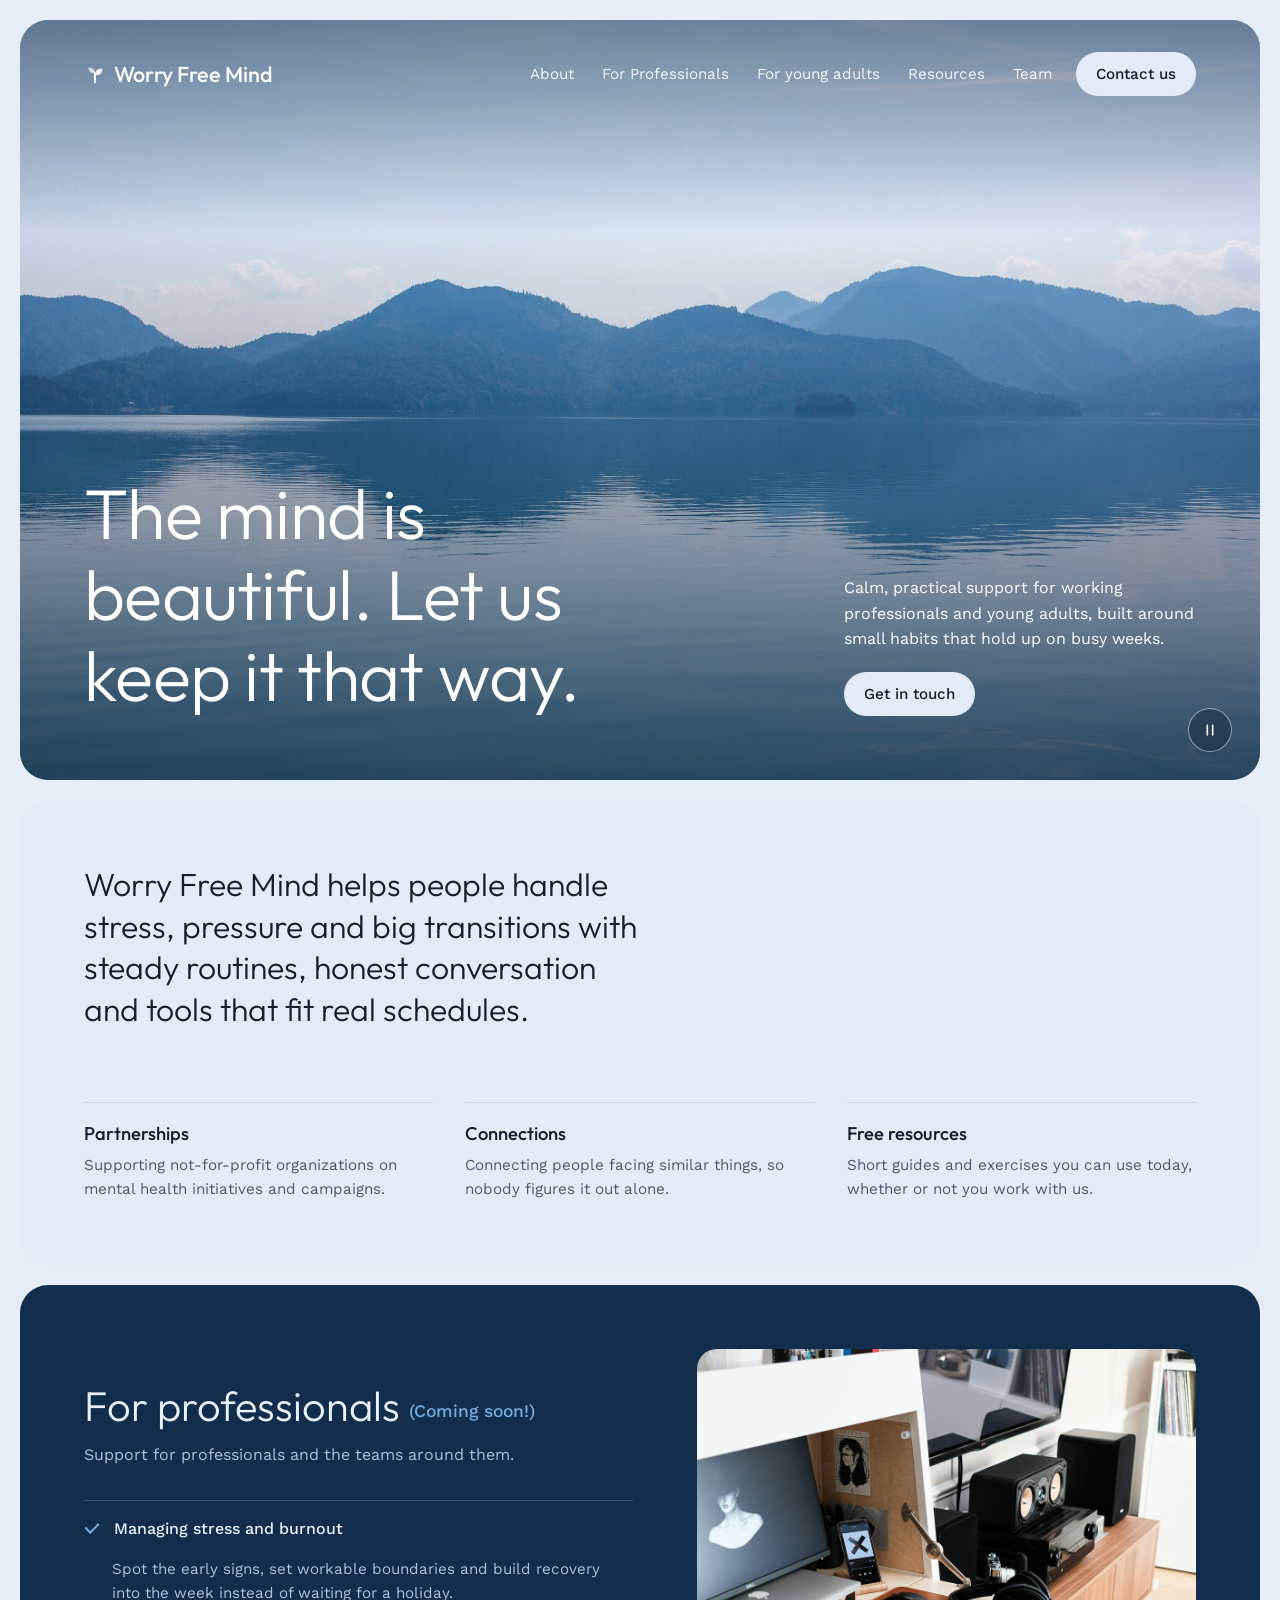
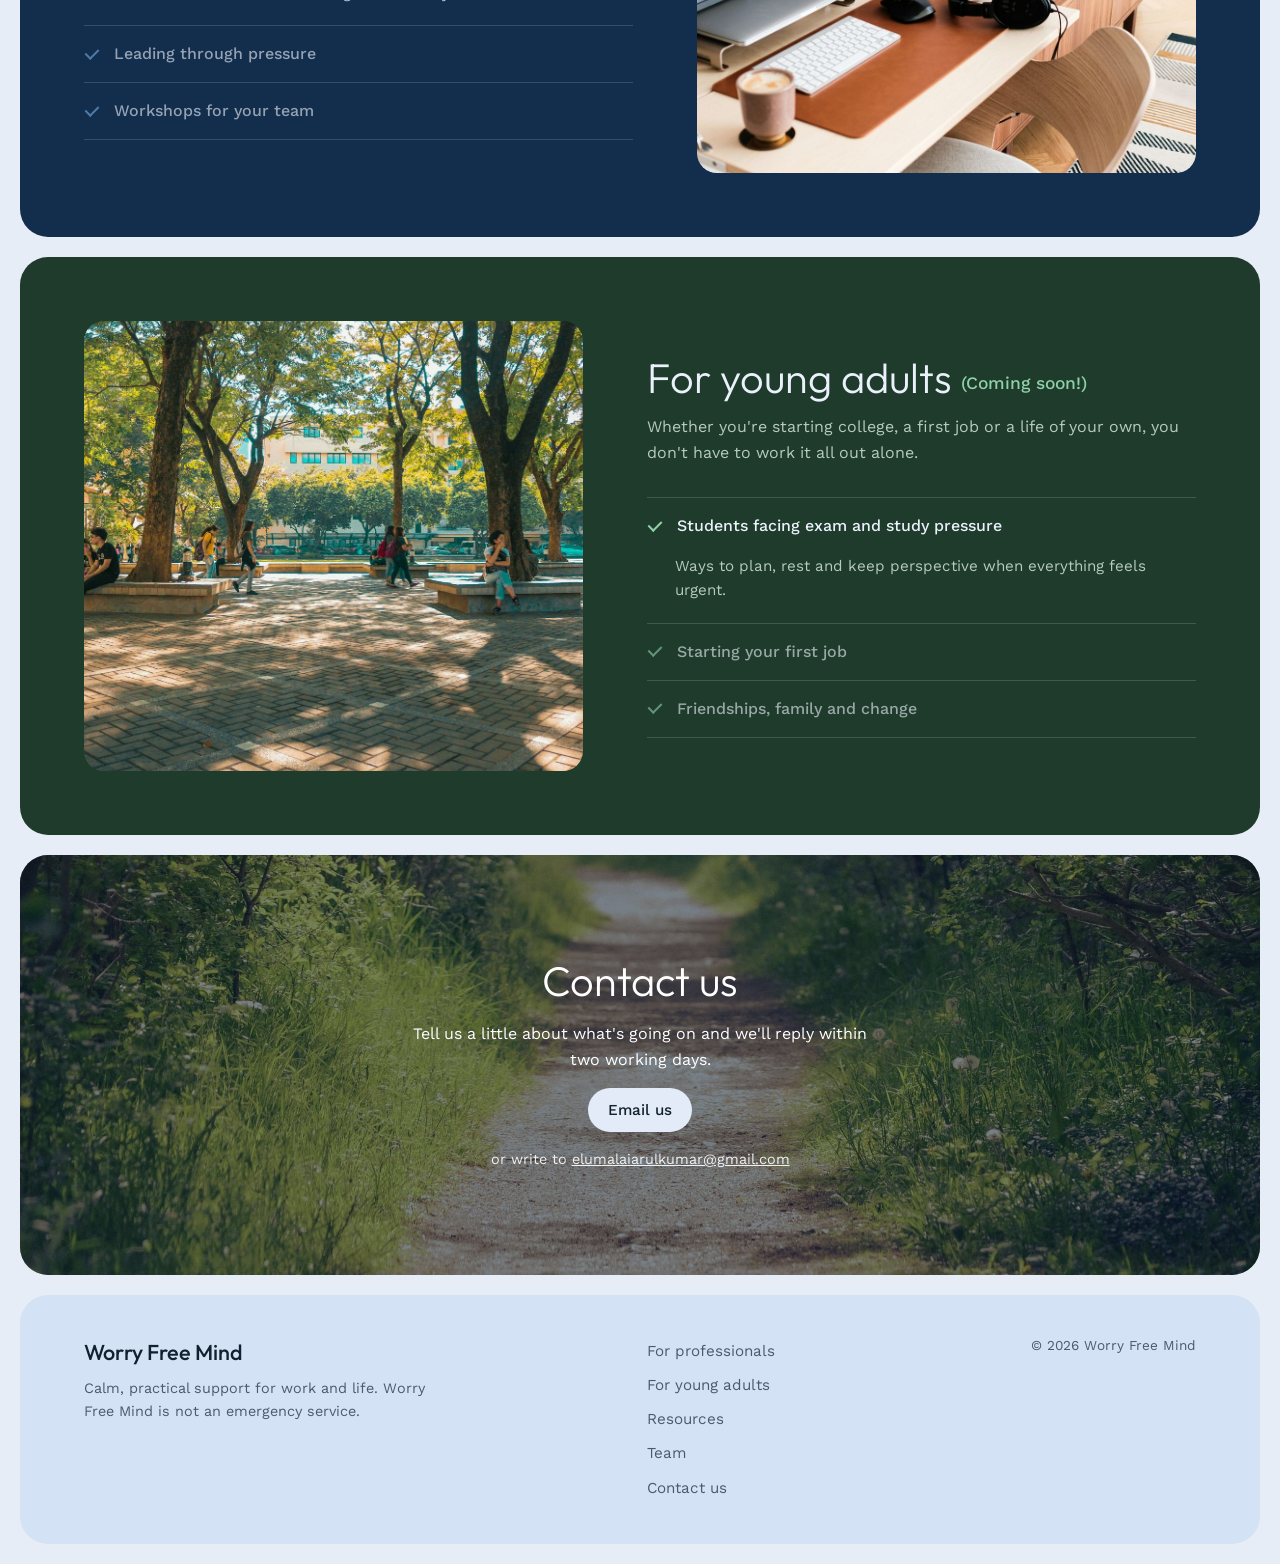
<file: index.html>
<!DOCTYPE html>
<!-- index.html is the page a browser loads first. It holds the CONTENT (structure). -->
<!-- DRAFT COPY: all wording below is a first draft for you to review and edit. -->
<html lang="en">
<head>
  <meta charset="UTF-8">
  <!-- Makes the page scale properly on phones -->
  <meta name="viewport" content="width=device-width, initial-scale=1.0">
  <title>Worry Free Mind: wellbeing for work and life</title>
  <meta name="description" content="WFM offers calm, practical support for working professionals and young adults.">
  <!-- Fonts from Google Fonts: Outfit for headings, Work Sans for text -->
  <link rel="preconnect" href="https://fonts.googleapis.com">
  <link rel="preconnect" href="https://fonts.gstatic.com" crossorigin>
  <link rel="stylesheet" href="https://fonts.googleapis.com/css2?family=Outfit:wght@300;400;500&family=Work+Sans:wght@400;500&display=swap">
  <!-- Link the stylesheet (how things LOOK) -->
  <link rel="stylesheet" href="style.css">
</head>
<body>
  <a class="skip-link" href="#main">Skip to content</a>

  <!-- HERO: big photo panel with the navigation inside it -->
  <header class="panel hero" id="top">
    <!-- PHOTOS: a slideshow of hero.jpg, hero2.jpg and hero3.jpg (see script.js).
         To add a photo, copy one hero-slide line and change the file name and description. -->
    <div class="photo photo-hero">
      <div class="hero-slide is-active" style="background-image: url('hero.jpg')" role="img" aria-label="A calm lake below blue mountains"></div>
      <div class="hero-slide hero-slide-bright" style="background-image: url('hero2.jpg')" role="img" aria-label="Tall grasses glowing in warm sunlight" aria-hidden="true"></div>
      <div class="hero-slide" style="background-image: url('hero3.jpg')" role="img" aria-label="A quiet river under green trees" aria-hidden="true"></div>
    </div>
    <button class="slideshow-toggle" type="button" aria-pressed="false" hidden>
      <svg class="icon-pause" viewBox="0 0 24 24" width="16" height="16" aria-hidden="true"><path d="M8 5v14M16 5v14" stroke="currentColor" stroke-width="2.5" stroke-linecap="round"/></svg>
      <svg class="icon-play" viewBox="0 0 24 24" width="16" height="16" aria-hidden="true"><path d="M8 5l11 7-11 7z" fill="currentColor"/></svg>
      <span class="slideshow-label">Pause slideshow</span>
    </button>

    <nav class="nav" aria-label="Main">
      <a class="logo" href="#top" aria-label="Worry Free Mind home">
        <svg viewBox="0 0 24 24" width="22" height="22" aria-hidden="true">
          <path d="M12 21V11" stroke="currentColor" stroke-width="2" stroke-linecap="round" fill="none"/>
          <path d="M12 13c0-4 3-7 8-7 0 5-3 8-8 7z" fill="currentColor"/>
          <path d="M12 11C12 7.5 9.5 5 5 5c0 4.5 2.5 6.5 7 6z" fill="currentColor" opacity=".7"/>
        </svg>
        Worry Free Mind
      </a>
      <button class="menu-toggle" aria-expanded="false" aria-controls="nav-links">Menu</button>
      <ul class="nav-links" id="nav-links">
        <li><a href="#about">About</a></li>
        <li><a href="#work">For Professionals</a></li>
        <li><a href="#young-adults">For young adults</a></li>
        <li><a href="resources.html">Resources</a></li>
        <li><a href="team.html">Team</a></li>
        <li><a class="btn btn-light" href="#contact">Contact us</a></li>
      </ul>
    </nav>

    <div class="hero-content">
      <h1>The mind is beautiful. Let us keep it that way.</h1>
      <div class="hero-side">
        <p>Calm, practical support for working professionals and young adults, built around small habits that hold up on busy weeks.</p>
        <a class="btn btn-light" href="#contact">Get in touch</a>
      </div>
    </div>
  </header>

  <main id="main">
    <!-- ABOUT: pale sage panel -->
    <section class="panel panel-mist" id="about" aria-labelledby="about-title">
      <h2 class="lead" id="about-title">Worry Free Mind helps people handle stress, pressure and big transitions with steady routines, honest conversation and tools that fit real schedules.</h2>
      <ul class="pillars">
        <li>
          <h3>Partnerships</h3>
          <p>Supporting not-for-profit organizations on mental health initiatives and campaigns.</p>
        </li>
        <li>
          <h3>Connections</h3>
          <p>Connecting people facing similar things, so nobody figures it out alone.</p>
        </li>
        <li>
          <h3>Free resources</h3>
          <p>Short guides and exercises you can use today, whether or not you work with us.</p>
        </li>
      </ul>
    </section>

    <!-- FOR WORK: dark forest panel, checklist + photo -->
    <section class="panel panel-navy split" id="work" aria-labelledby="work-title">
      <div>
        <h2 id="work-title">For professionals <span class="coming-soon">(Coming soon!)</span></h2>
        <p class="section-intro">Support for professionals and the teams around them.</p>
        <div class="checklist">
          <details open>
            <summary>Managing stress and burnout</summary>
            <p>Spot the early signs, set workable boundaries and build recovery into the week instead of waiting for a holiday.</p>
          </details>
          <details>
            <summary>Leading through pressure</summary>
            <p>For managers carrying their team's stress as well as their own: how to stay steady and keep people talking.</p>
          </details>
          <details>
            <summary>Workshops for your team</summary>
            <p>Practical sessions on focus, rest and difficult conversations, run in person or online.</p>
          </details>
        </div>
      </div>
      <figure class="photo-wrap">
        <!-- PHOTO: work.jpg -->
        <div class="photo photo-work" role="img" aria-label="A tidy home office desk with a laptop and headphones"></div>
      </figure>
    </section>

    <!-- FOR YOUNG ADULTS: white panel, photo left + checklist right -->
    <section class="panel panel-green split split-reverse" id="young-adults" aria-labelledby="ya-title">
      <figure class="photo-wrap">
        <!-- PHOTO: young.jpg -->
        <div class="photo photo-young" role="img" aria-label="Young people relaxing in a shady campus square"></div>
      </figure>
      <div>
        <h2 id="ya-title">For young adults <span class="coming-soon">(Coming soon!)</span></h2>
        <p class="section-intro">Whether you're starting college, a first job or a life of your own, you don't have to work it all out alone.</p>
        <div class="checklist">
          <details open>
            <summary>Students facing exam and study pressure</summary>
            <p>Ways to plan, rest and keep perspective when everything feels urgent.</p>
          </details>
          <details>
            <summary>Starting your first job</summary>
            <p>Settling in, asking for help and building habits that protect your energy.</p>
          </details>
          <details>
            <summary>Friendships, family and change</summary>
            <p>Space to talk through moves, breakups, homesickness and the in-between moments.</p>
          </details>
        </div>
      </div>
    </section>

    <!-- CONTACT: photo panel with an email button -->
    <section class="panel cta" id="contact" aria-labelledby="contact-title">
      <!-- PHOTO: contact.jpg -->
      <div class="photo photo-cta" role="img" aria-label="A sunlit path through green woodland"></div>
      <div class="cta-content">
        <h2 id="contact-title">Contact us</h2>
        <p>Tell us a little about what's going on and we'll reply within two working days.</p>
        <!-- EMAIL: the contact address appears twice below -->
        <a class="btn btn-light" href="mailto:elumalaiarulkumar@gmail.com?subject=Hello%20Worry%20Free%20Mind">Email us</a>
        <p class="cta-note">or write to <a href="mailto:elumalaiarulkumar@gmail.com">elumalaiarulkumar@gmail.com</a></p>
      </div>
    </section>
  </main>

  <footer class="footer">
    <div class="footer-brand">
      <span class="logo">Worry Free Mind</span>
      <p>Calm, practical support for work and life. Worry Free Mind is not an emergency service.</p>
    </div>
    <nav class="footer-links" aria-label="Footer">
      <a href="#work">For professionals</a>
      <a href="#young-adults">For young adults</a>
      <a href="resources.html">Resources</a>
      <a href="team.html">Team</a>
      <a href="#contact">Contact us</a>
    </nav>
    <p class="copyright">&copy; <span id="year"></span> Worry Free Mind</p>
  </footer>

  <!-- Load JavaScript (how things BEHAVE) last, so the HTML above exists first -->
  <script src="script.js"></script>
</body>
</html>
</file>
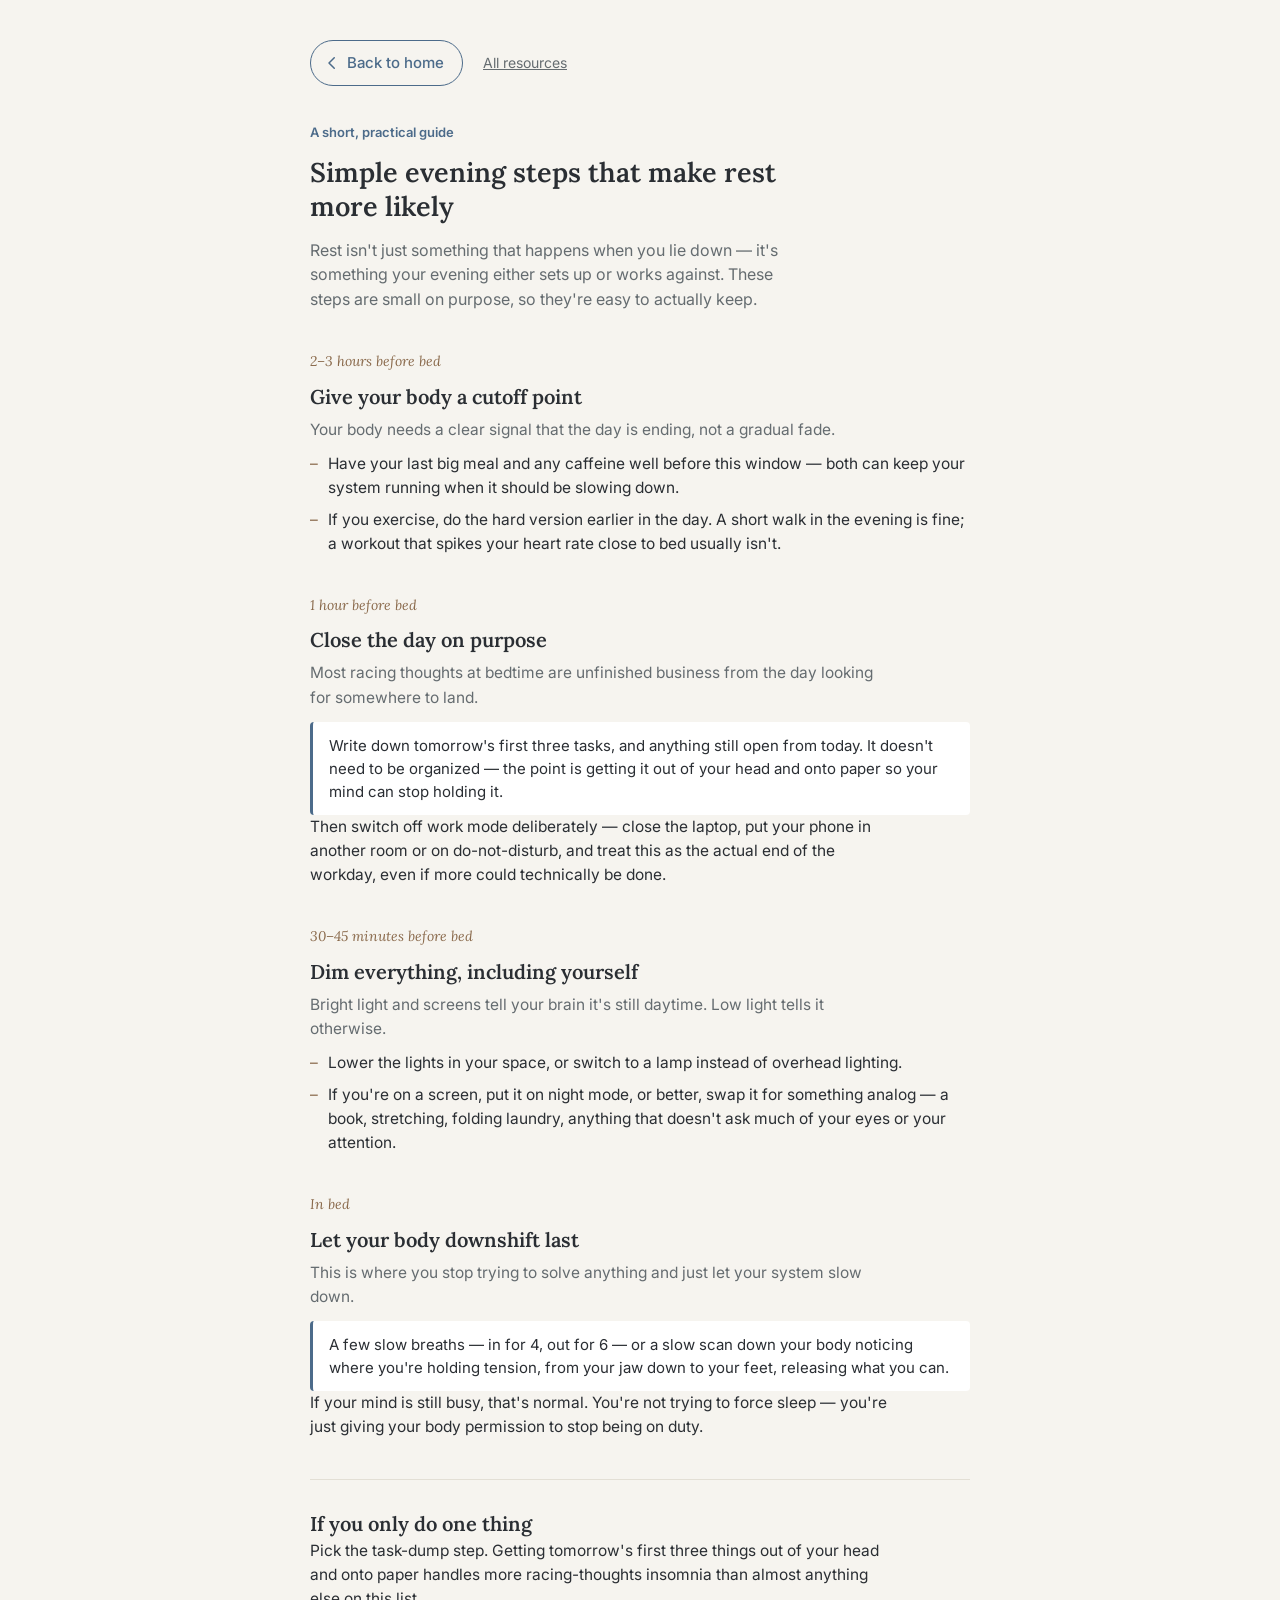
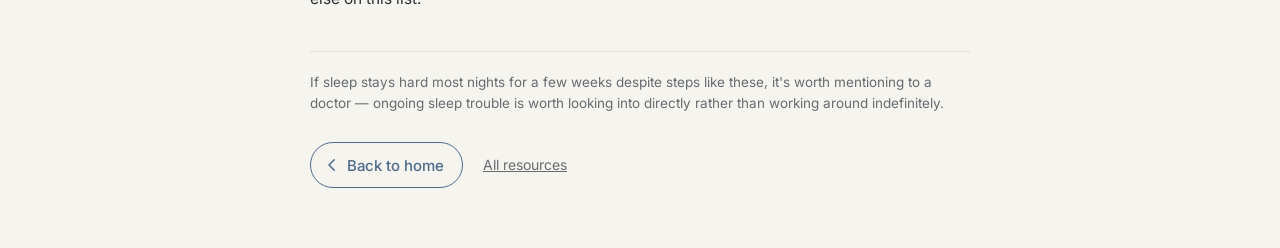
<file: evening-steps.html>
<!DOCTYPE html>
<html lang="en">
<head>
<meta charset="UTF-8">
<meta name="viewport" content="width=device-width, initial-scale=1, viewport-fit=cover">
<title>Simple Evening Steps That Make Rest More Likely | Worry Free Mind</title>
<link rel="preconnect" href="https://fonts.googleapis.com">
<link rel="preconnect" href="https://fonts.gstatic.com" crossorigin>
<link href="https://fonts.googleapis.com/css2?family=Lora:ital,wght@0,500;0,600;1,500&family=Inter:wght@400;500;600&display=swap" rel="stylesheet">
<style>
  :root {
    --bg: #F6F4EF;
    --surface: #FFFFFF;
    --ink: #2A2E33;
    --ink-soft: #656C70;
    --accent: #4C6B8A;
    --accent-soft: #E7EDF2;
    --rule: #E3DFD5;
    --warm: #8A6A4C;
    box-sizing: border-box;
    padding-top: env(safe-area-inset-top, 0px);
    padding-bottom: env(safe-area-inset-bottom, 0px);
  }
  html { scroll-padding-top: env(safe-area-inset-top, 0px); }

  @media (prefers-color-scheme: dark) {
    :root:not([data-theme="light"]) {
      --bg: #191C20;
      --surface: #212529;
      --ink: #E9E7E0;
      --ink-soft: #9FA5A9;
      --accent: #8FAFCB;
      --accent-soft: #232D36;
      --rule: #32373B;
      --warm: #C2A077;
    }
  }
  :root[data-theme="dark"] {
    --bg: #191C20;
    --surface: #212529;
    --ink: #E9E7E0;
    --ink-soft: #9FA5A9;
    --accent: #8FAFCB;
    --accent-soft: #232D36;
    --rule: #32373B;
    --warm: #C2A077;
  }

  * { margin: 0; padding: 0; }
  body {
    background: var(--bg);
    color: var(--ink);
    font-family: 'Inter', system-ui, -apple-system, sans-serif;
    line-height: 1.55;
    -webkit-font-smoothing: antialiased;
  }

  .page {
    max-width: 660px;
    margin: 0 auto;
    padding: 56px 28px 72px;
  }

  .eyebrow {
    font-size: 13px;
    color: var(--accent);
    font-weight: 600;
    margin-bottom: 14px;
  }

  h1 {
    font-family: 'Lora', Georgia, serif;
    font-weight: 600;
    font-size: 32px;
    line-height: 1.25;
    max-width: 500px;
  }

  .sub {
    margin-top: 14px;
    font-size: 16px;
    color: var(--ink-soft);
    max-width: 480px;
  }

  section { margin-top: 36px; }

  .time {
    display: inline-block;
    font-family: 'Lora', Georgia, serif;
    font-style: italic;
    color: var(--warm);
    font-size: 14px;
    margin-bottom: 8px;
  }

  h2 {
    font-family: 'Lora', Georgia, serif;
    font-weight: 600;
    font-size: 20px;
  }

  p {
    font-size: 15.5px;
    max-width: 580px;
  }
  p + p { margin-top: 8px; }

  .lede { color: var(--ink-soft); margin-top: 6px; }

  .card {
    background: var(--surface);
    border-left: 3px solid var(--accent);
    border-radius: 4px;
    padding: 12px 16px;
    margin-top: 12px;
    font-size: 15px;
  }

  ul.plain {
    margin-top: 10px;
    padding-left: 0;
    list-style: none;
  }
  ul.plain li {
    font-size: 15.5px;
    padding-left: 18px;
    position: relative;
    margin-top: 8px;
  }
  ul.plain li::before {
    content: "–";
    position: absolute;
    left: 0;
    color: var(--warm);
  }

  .divider {
    border: none;
    border-top: 1px solid var(--rule);
    margin-top: 40px;
  }

  footer {
    margin-top: 40px;
    padding-top: 20px;
    border-top: 1px solid var(--rule);
    font-size: 13.5px;
    color: var(--ink-soft);
  }

  /* Navigation back to the Worry Free Mind site */
  .backbar {
    display: flex;
    flex-wrap: wrap;
    gap: 8px 20px;
    align-items: center;
    margin-bottom: 36px;
  }
  .back-home {
    display: inline-flex;
    align-items: center;
    gap: 6px;
    min-height: 44px;
    padding: 0 18px 0 12px;
    border: 1px solid var(--accent);
    border-radius: 999px;
    color: var(--accent);
    font-weight: 500;
    font-size: 15px;
    text-decoration: none;
  }
  .back-home:hover { background: var(--accent-soft); }
  .backbar .crumb { color: var(--ink-soft); font-size: 14px; }
  .backbar .crumb:hover { color: var(--ink); }
  .back-home:focus-visible, .backbar .crumb:focus-visible { outline: 3px solid var(--accent); outline-offset: 3px; }
  .bottom-nav { margin-top: 28px; margin-bottom: 0; }


    .page { padding: 40px 20px 60px; }
    h1 { font-size: 27px; }
  }
</style>
</head>
<body>
<div class="page">

  <nav class="backbar" aria-label="Site">
    <a class="back-home" href="index.html">
      <svg viewBox="0 0 24 24" width="18" height="18" aria-hidden="true"><path d="M15 5l-7 7 7 7" stroke="currentColor" stroke-width="2" fill="none" stroke-linecap="round" stroke-linejoin="round"/></svg>
      Back to home
    </a>
    <a class="crumb" href="resources.html">All resources</a>
  </nav>

  <header>
    <div class="eyebrow">A short, practical guide</div>
    <h1>Simple evening steps that make rest more likely</h1>
    <p class="sub">Rest isn't just something that happens when you lie down — it's something your evening either sets up or works against. These steps are small on purpose, so they're easy to actually keep.</p>
  </header>

  <section>
    <span class="time">2–3 hours before bed</span>
    <h2>Give your body a cutoff point</h2>
    <p class="lede">Your body needs a clear signal that the day is ending, not a gradual fade.</p>
    <ul class="plain">
      <li>Have your last big meal and any caffeine well before this window — both can keep your system running when it should be slowing down.</li>
      <li>If you exercise, do the hard version earlier in the day. A short walk in the evening is fine; a workout that spikes your heart rate close to bed usually isn't.</li>
    </ul>
  </section>

  <section>
    <span class="time">1 hour before bed</span>
    <h2>Close the day on purpose</h2>
    <p class="lede">Most racing thoughts at bedtime are unfinished business from the day looking for somewhere to land.</p>
    <div class="card">Write down tomorrow's first three tasks, and anything still open from today. It doesn't need to be organized — the point is getting it out of your head and onto paper so your mind can stop holding it.</div>
    <p>Then switch off work mode deliberately — close the laptop, put your phone in another room or on do-not-disturb, and treat this as the actual end of the workday, even if more could technically be done.</p>
  </section>

  <section>
    <span class="time">30–45 minutes before bed</span>
    <h2>Dim everything, including yourself</h2>
    <p class="lede">Bright light and screens tell your brain it's still daytime. Low light tells it otherwise.</p>
    <ul class="plain">
      <li>Lower the lights in your space, or switch to a lamp instead of overhead lighting.</li>
      <li>If you're on a screen, put it on night mode, or better, swap it for something analog — a book, stretching, folding laundry, anything that doesn't ask much of your eyes or your attention.</li>
    </ul>
  </section>

  <section>
    <span class="time">In bed</span>
    <h2>Let your body downshift last</h2>
    <p class="lede">This is where you stop trying to solve anything and just let your system slow down.</p>
    <div class="card">A few slow breaths — in for 4, out for 6 — or a slow scan down your body noticing where you're holding tension, from your jaw down to your feet, releasing what you can.</div>
    <p>If your mind is still busy, that's normal. You're not trying to force sleep — you're just giving your body permission to stop being on duty.</p>
  </section>

  <hr class="divider">

  <section style="margin-top:28px;">
    <h2>If you only do one thing</h2>
    <p>Pick the task-dump step. Getting tomorrow's first three things out of your head and onto paper handles more racing-thoughts insomnia than almost anything else on this list.</p>
  </section>

  <footer>
    If sleep stays hard most nights for a few weeks despite steps like these, it's worth mentioning to a doctor — ongoing sleep trouble is worth looking into directly rather than working around indefinitely.
  </footer>

  <nav class="backbar bottom-nav" aria-label="Site (bottom)">
    <a class="back-home" href="index.html">
      <svg viewBox="0 0 24 24" width="18" height="18" aria-hidden="true"><path d="M15 5l-7 7 7 7" stroke="currentColor" stroke-width="2" fill="none" stroke-linecap="round" stroke-linejoin="round"/></svg>
      Back to home
    </a>
    <a class="crumb" href="resources.html">All resources</a>
  </nav>

</div>
</body>
</html>
</file>
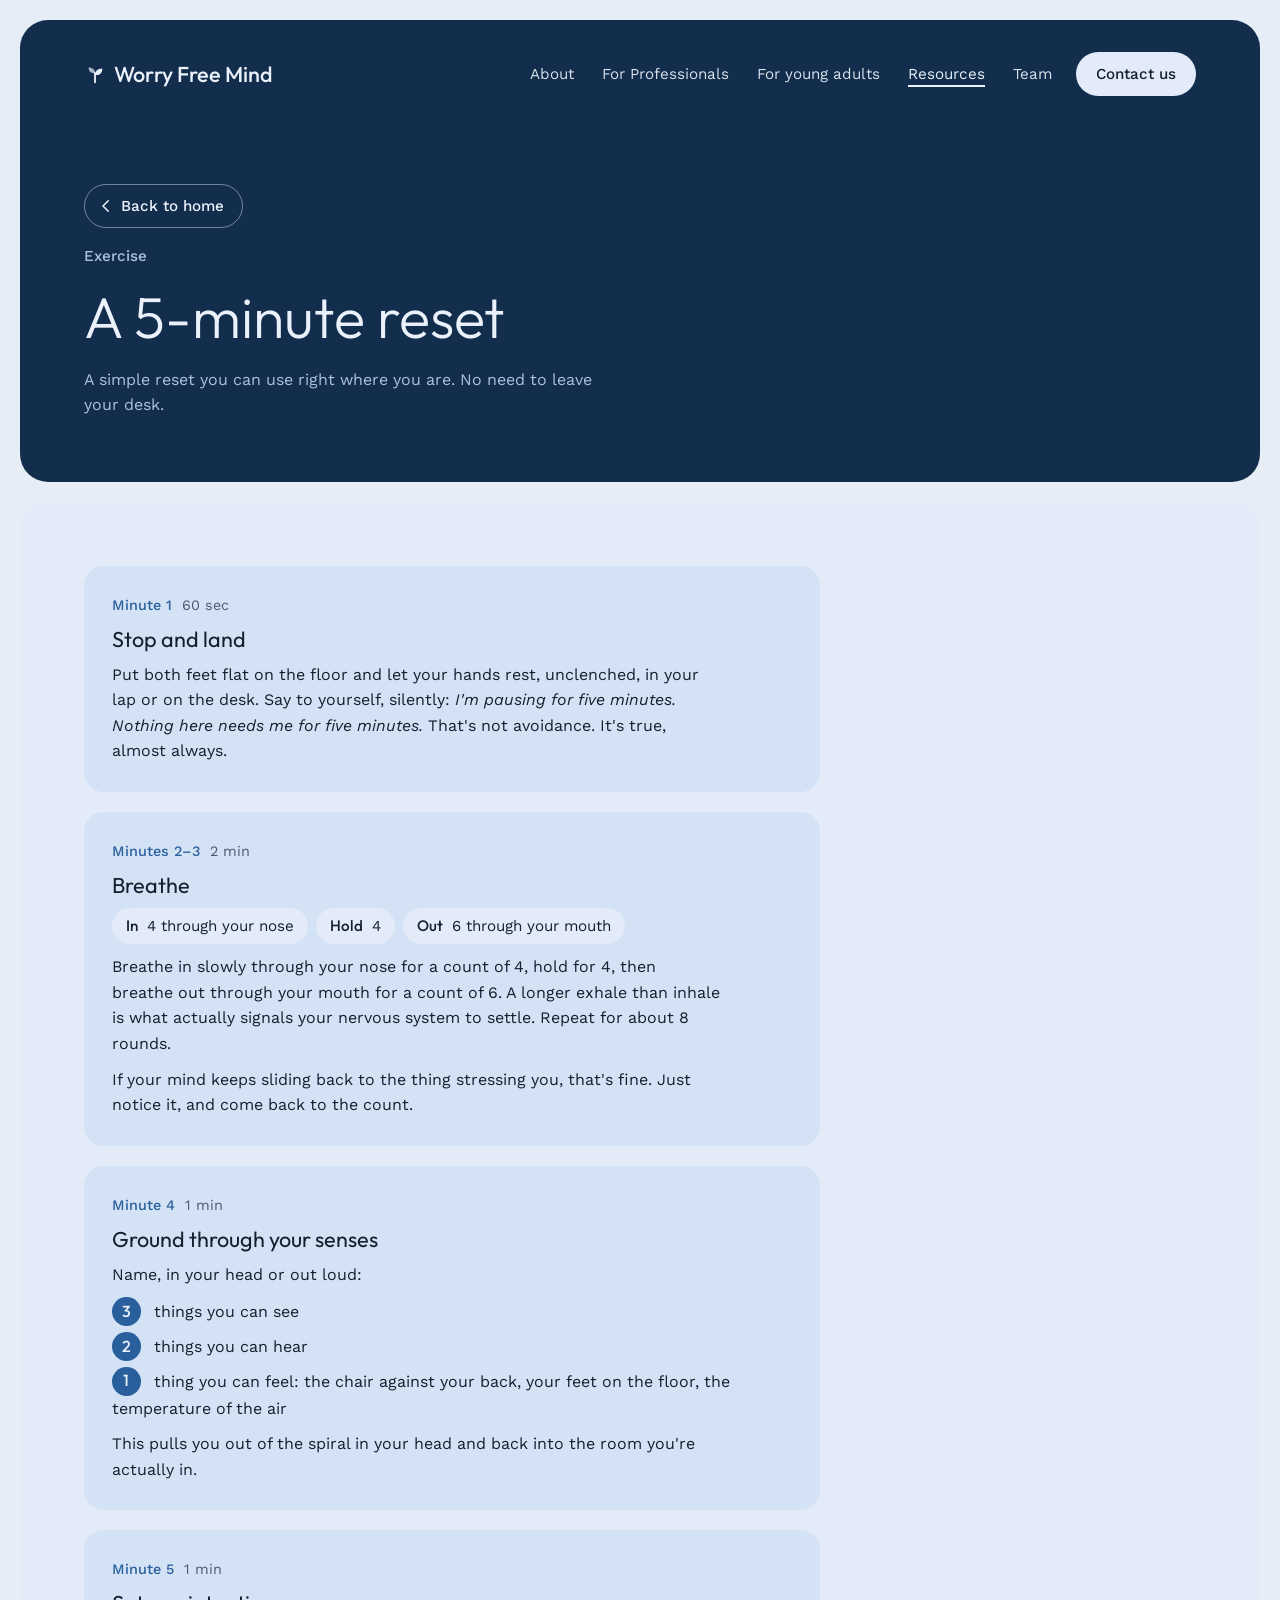
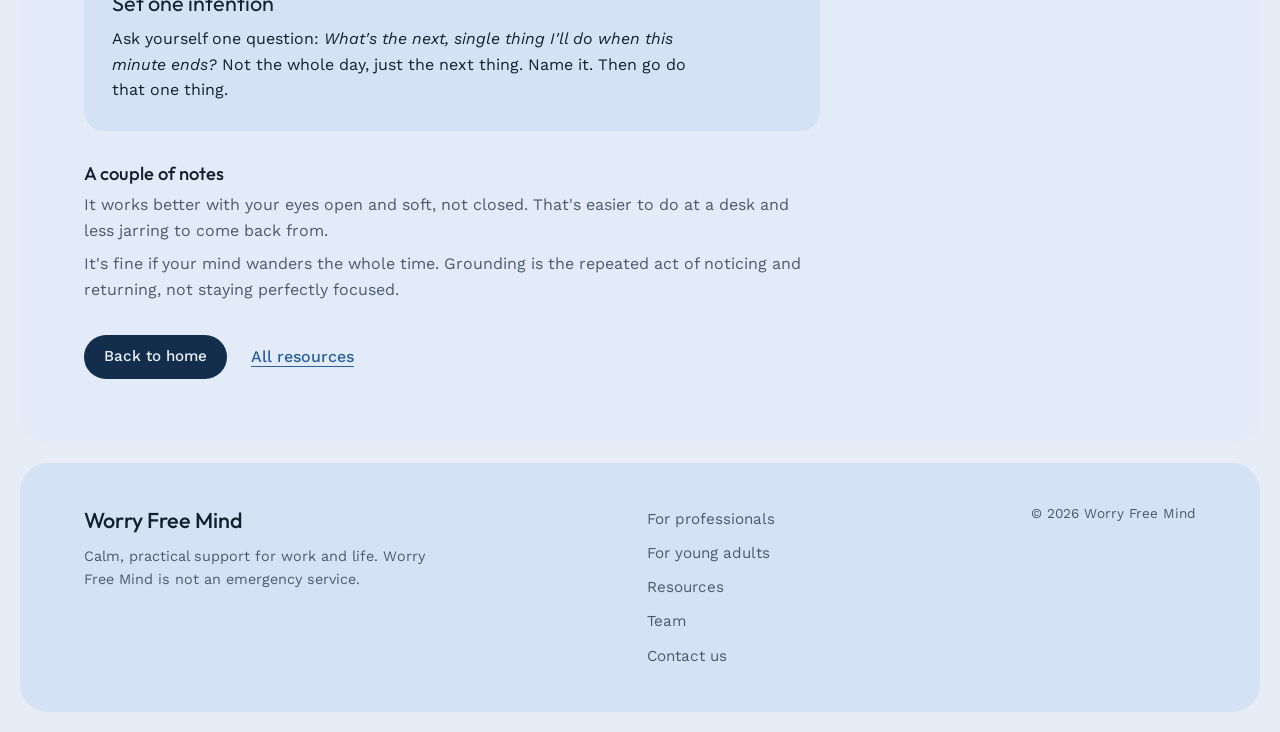
<file: five-minute-reset.html>
<!DOCTYPE html>
<!-- five-minute-reset.html is an exercise page, linked from Resources. -->
<!-- DRAFT COPY: all wording below is a first draft for you to review and edit. -->
<html lang="en">
<head>
  <meta charset="UTF-8">
  <!-- Makes the page scale properly on phones -->
  <meta name="viewport" content="width=device-width, initial-scale=1.0">
  <title>A 5-minute reset | Worry Free Mind</title>
  <meta name="description" content="A five-minute breathing and grounding exercise you can do at your desk.">
  <!-- Fonts from Google Fonts: Outfit for headings, Work Sans for text -->
  <link rel="preconnect" href="https://fonts.googleapis.com">
  <link rel="preconnect" href="https://fonts.gstatic.com" crossorigin>
  <link rel="stylesheet" href="https://fonts.googleapis.com/css2?family=Outfit:wght@300;400;500&family=Work+Sans:wght@400;500&display=swap">
  <!-- Link the stylesheet (how things LOOK) -->
  <link rel="stylesheet" href="style.css">
</head>
<body>
  <a class="skip-link" href="#main">Skip to content</a>

  <!-- PAGE HEADER: compact navy panel with the same menu as the home page -->
  <header class="panel page-header" id="top">
    <nav class="nav" aria-label="Main">
      <a class="logo" href="index.html" aria-label="Worry Free Mind home">
        <svg viewBox="0 0 24 24" width="22" height="22" aria-hidden="true">
          <path d="M12 21V11" stroke="currentColor" stroke-width="2" stroke-linecap="round" fill="none"/>
          <path d="M12 13c0-4 3-7 8-7 0 5-3 8-8 7z" fill="currentColor"/>
          <path d="M12 11C12 7.5 9.5 5 5 5c0 4.5 2.5 6.5 7 6z" fill="currentColor" opacity=".7"/>
        </svg>
        Worry Free Mind
      </a>
      <button class="menu-toggle" aria-expanded="false" aria-controls="nav-links">Menu</button>
      <ul class="nav-links" id="nav-links">
        <li><a href="index.html#about">About</a></li>
        <li><a href="index.html#work">For Professionals</a></li>
        <li><a href="index.html#young-adults">For young adults</a></li>
        <li><a href="resources.html" aria-current="page">Resources</a></li>
        <li><a href="team.html">Team</a></li>
        <li><a class="btn btn-light" href="index.html#contact">Contact us</a></li>
      </ul>
    </nav>

    <div class="page-header-content">
      <a class="btn btn-back" href="index.html">
        <svg viewBox="0 0 24 24" width="18" height="18" aria-hidden="true"><path d="M15 5l-7 7 7 7" stroke="currentColor" stroke-width="2" fill="none" stroke-linecap="round" stroke-linejoin="round"/></svg>
        Back to home
      </a>
      <p class="eyebrow-dark">Exercise</p>
      <h1>A 5-minute reset</h1>
      <p>A simple reset you can use right where you are. No need to leave your desk.</p>
    </div>
  </header>

  <main id="main">
    <!-- EXERCISE: five steps, one per minute -->
    <section class="panel panel-mist" aria-labelledby="steps-title">
      <h2 class="visually-hidden" id="steps-title">The five steps</h2>
      <ol class="steps">
        <li class="step">
          <p class="step-time">Minute 1 <span>60 sec</span></p>
          <h3>Stop and land</h3>
          <p>Put both feet flat on the floor and let your hands rest, unclenched, in your lap or on the desk. Say to yourself, silently: <em>I'm pausing for five minutes. Nothing here needs me for five minutes.</em> That's not avoidance. It's true, almost always.</p>
        </li>
        <li class="step">
          <p class="step-time">Minutes 2–3 <span>2 min</span></p>
          <h3>Breathe</h3>
          <p class="breath" aria-label="Breathing pattern: in for 4, hold for 4, out for 6">
            <span><strong>In</strong> 4 through your nose</span>
            <span><strong>Hold</strong> 4</span>
            <span><strong>Out</strong> 6 through your mouth</span>
          </p>
          <p>Breathe in slowly through your nose for a count of 4, hold for 4, then breathe out through your mouth for a count of 6. A longer exhale than inhale is what actually signals your nervous system to settle. Repeat for about 8 rounds.</p>
          <p>If your mind keeps sliding back to the thing stressing you, that's fine. Just notice it, and come back to the count.</p>
        </li>
        <li class="step">
          <p class="step-time">Minute 4 <span>1 min</span></p>
          <h3>Ground through your senses</h3>
          <p>Name, in your head or out loud:</p>
          <ul class="senses">
            <li><strong>3</strong> things you can see</li>
            <li><strong>2</strong> things you can hear</li>
            <li><strong>1</strong> thing you can feel: the chair against your back, your feet on the floor, the temperature of the air</li>
          </ul>
          <p>This pulls you out of the spiral in your head and back into the room you're actually in.</p>
        </li>
        <li class="step">
          <p class="step-time">Minute 5 <span>1 min</span></p>
          <h3>Set one intention</h3>
          <p>Ask yourself one question: <em>What's the next, single thing I'll do when this minute ends?</em> Not the whole day, just the next thing. Name it. Then go do that one thing.</p>
        </li>
      </ol>

      <aside class="notes" aria-label="Notes">
        <h3>A couple of notes</h3>
        <p>It works better with your eyes open and soft, not closed. That's easier to do at a desk and less jarring to come back from.</p>
        <p>It's fine if your mind wanders the whole time. Grounding is the repeated act of noticing and returning, not staying perfectly focused.</p>
      </aside>

      <nav class="page-end-nav" aria-label="Next">
        <a class="btn btn-solid" href="index.html">Back to home</a>
        <a class="text-link" href="resources.html">All resources</a>
      </nav>
    </section>
  </main>

  <footer class="footer">
    <div class="footer-brand">
      <span class="logo">Worry Free Mind</span>
      <p>Calm, practical support for work and life. Worry Free Mind is not an emergency service.</p>
    </div>
    <nav class="footer-links" aria-label="Footer">
      <a href="index.html#work">For professionals</a>
      <a href="index.html#young-adults">For young adults</a>
      <a href="resources.html">Resources</a>
      <a href="team.html">Team</a>
      <a href="index.html#contact">Contact us</a>
    </nav>
    <p class="copyright">&copy; <span id="year"></span> Worry Free Mind</p>
  </footer>

  <!-- Load JavaScript (how things BEHAVE) last, so the HTML above exists first -->
  <script src="script.js"></script>
</body>
</html>
</file>
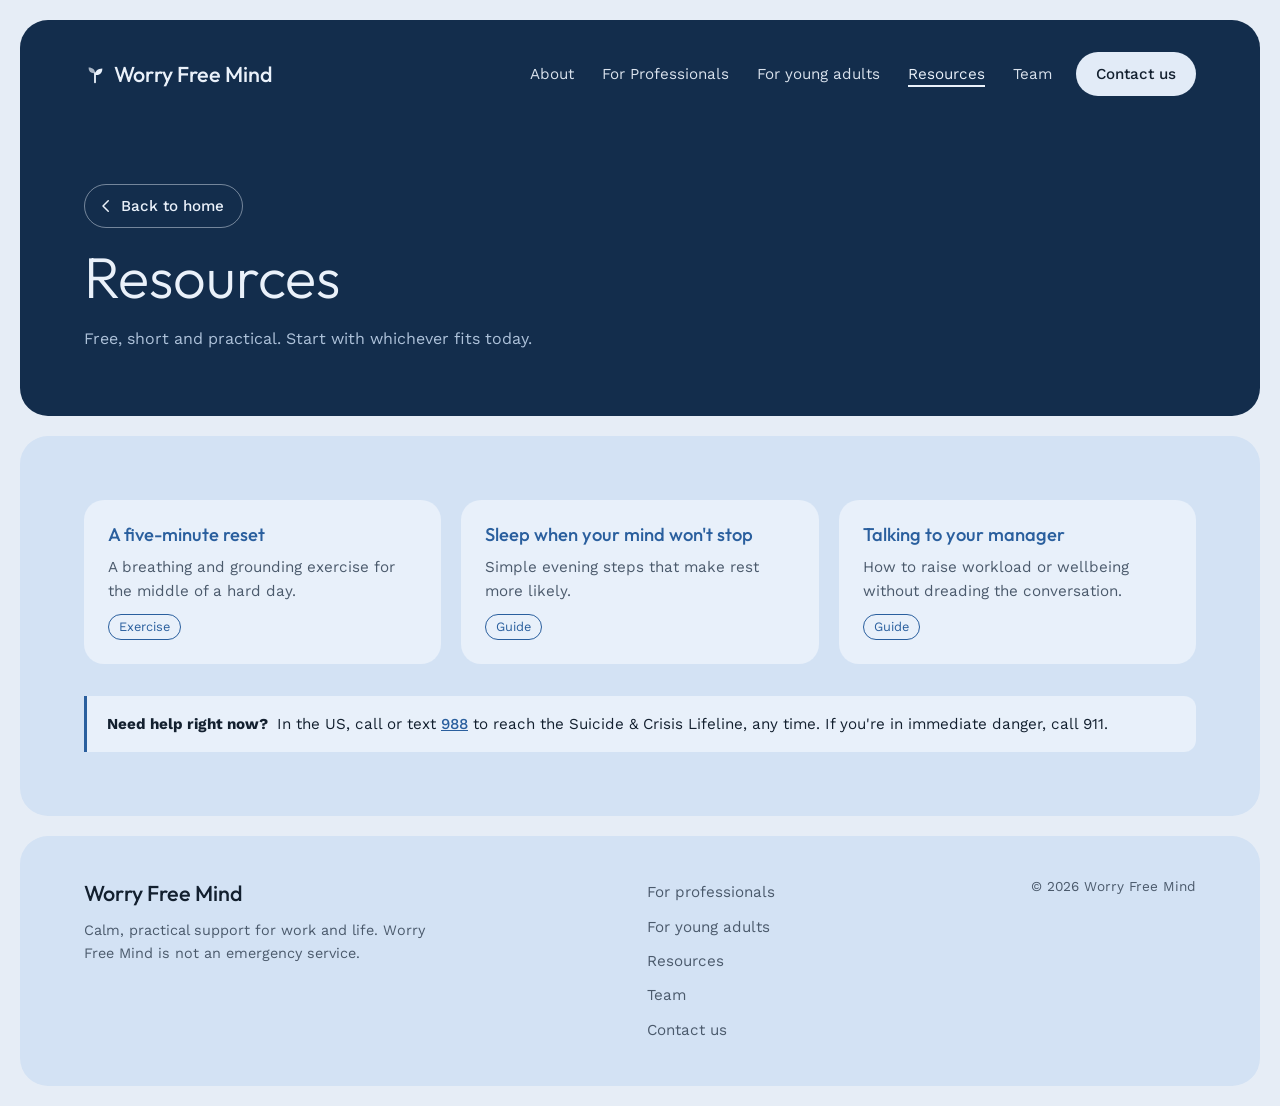
<file: resources.html>
<!DOCTYPE html>
<!-- resources.html is a sub page, opened from the menu. -->
<!-- DRAFT COPY: all wording below is a first draft for you to review and edit. -->
<html lang="en">
<head>
  <meta charset="UTF-8">
  <!-- Makes the page scale properly on phones -->
  <meta name="viewport" content="width=device-width, initial-scale=1.0">
  <title>Resources | Worry Free Mind</title>
  <meta name="description" content="Free, short and practical guides and exercises from Worry Free Mind.">
  <!-- Fonts from Google Fonts: Outfit for headings, Work Sans for text -->
  <link rel="preconnect" href="https://fonts.googleapis.com">
  <link rel="preconnect" href="https://fonts.gstatic.com" crossorigin>
  <link rel="stylesheet" href="https://fonts.googleapis.com/css2?family=Outfit:wght@300;400;500&family=Work+Sans:wght@400;500&display=swap">
  <!-- Link the stylesheet (how things LOOK) -->
  <link rel="stylesheet" href="style.css">
</head>
<body>
  <a class="skip-link" href="#main">Skip to content</a>

  <!-- PAGE HEADER: compact navy panel with the same menu as the home page -->
  <header class="panel page-header" id="top">
    <nav class="nav" aria-label="Main">
      <a class="logo" href="index.html" aria-label="Worry Free Mind home">
        <svg viewBox="0 0 24 24" width="22" height="22" aria-hidden="true">
          <path d="M12 21V11" stroke="currentColor" stroke-width="2" stroke-linecap="round" fill="none"/>
          <path d="M12 13c0-4 3-7 8-7 0 5-3 8-8 7z" fill="currentColor"/>
          <path d="M12 11C12 7.5 9.5 5 5 5c0 4.5 2.5 6.5 7 6z" fill="currentColor" opacity=".7"/>
        </svg>
        Worry Free Mind
      </a>
      <button class="menu-toggle" aria-expanded="false" aria-controls="nav-links">Menu</button>
      <ul class="nav-links" id="nav-links">
        <li><a href="index.html#about">About</a></li>
        <li><a href="index.html#work">For Professionals</a></li>
        <li><a href="index.html#young-adults">For young adults</a></li>
        <li><a href="resources.html" aria-current="page">Resources</a></li>
        <li><a href="team.html">Team</a></li>
        <li><a class="btn btn-light" href="index.html#contact">Contact us</a></li>
      </ul>
    </nav>

    <div class="page-header-content">
      <a class="btn btn-back" href="index.html">
        <svg viewBox="0 0 24 24" width="18" height="18" aria-hidden="true"><path d="M15 5l-7 7 7 7" stroke="currentColor" stroke-width="2" fill="none" stroke-linecap="round" stroke-linejoin="round"/></svg>
        Back to home
      </a>
      <h1>Resources</h1>
      <p>Free, short and practical. Start with whichever fits today.</p>
    </div>
  </header>

  <main id="main">
    <!-- RESOURCES: free guides + crisis line -->
    <section class="panel" id="resources" aria-label="Free resources">
      <ul class="resource-grid resource-grid-top">
        <li class="resource">
          <h3><a class="resource-link" href="five-minute-reset.html">A five-minute reset</a></h3>
          <p>A breathing and grounding exercise for the middle of a hard day.</p>
          <span class="tag">Exercise</span>
        </li>
        <li class="resource">
          <h3><a class="resource-link" href="evening-steps.html">Sleep when your mind won't stop</a></h3>
          <p>Simple evening steps that make rest more likely.</p>
          <span class="tag">Guide</span>
        </li>
        <li class="resource">
          <h3><a class="resource-link" href="talking-to-your-manager.html">Talking to your manager</a></h3>
          <p>How to raise workload or wellbeing without dreading the conversation.</p>
          <span class="tag">Guide</span>
        </li>
      </ul>
      <aside class="crisis" aria-label="Urgent help">
        <strong>Need help right now?</strong>
        In the US, call or text <a href="tel:988">988</a> to reach the Suicide &amp; Crisis Lifeline, any time. If you're in immediate danger, call 911.
      </aside>
    </section>

  </main>

  <footer class="footer">
    <div class="footer-brand">
      <span class="logo">Worry Free Mind</span>
      <p>Calm, practical support for work and life. Worry Free Mind is not an emergency service.</p>
    </div>
    <nav class="footer-links" aria-label="Footer">
      <a href="index.html#work">For professionals</a>
      <a href="index.html#young-adults">For young adults</a>
      <a href="resources.html">Resources</a>
      <a href="team.html">Team</a>
      <a href="index.html#contact">Contact us</a>
    </nav>
    <p class="copyright">&copy; <span id="year"></span> Worry Free Mind</p>
  </footer>

  <!-- Load JavaScript (how things BEHAVE) last, so the HTML above exists first -->
  <script src="script.js"></script>
</body>
</html>
</file>
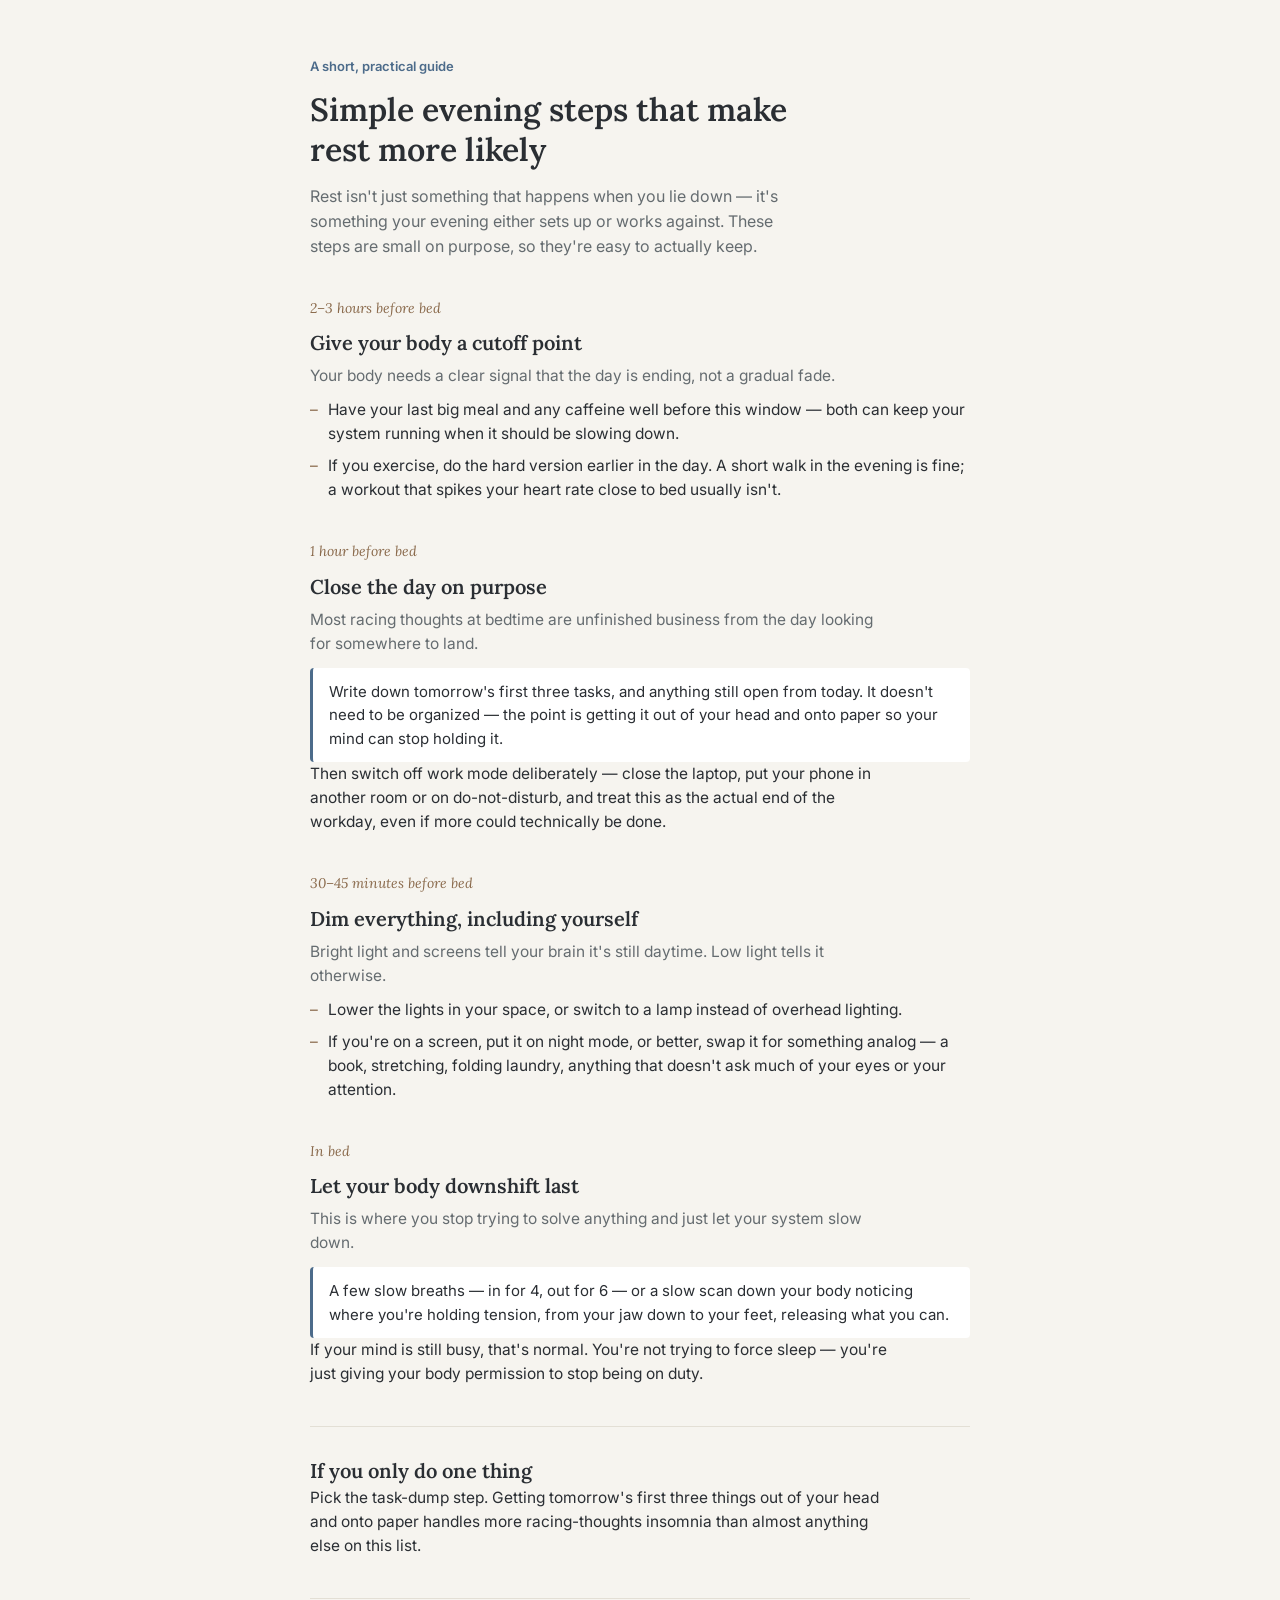
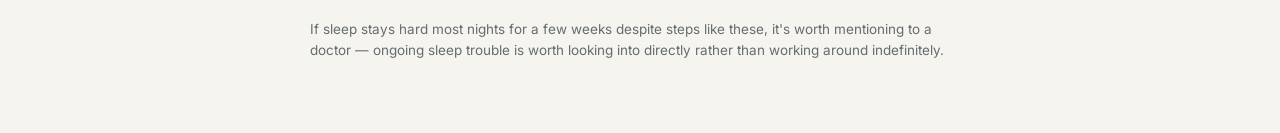
<file: Simple Evening Steps That Make Rest More Likely.html>
<!DOCTYPE html>
<html lang="en">
<head>
<meta charset="UTF-8">
<meta name="viewport" content="width=device-width, initial-scale=1, viewport-fit=cover">
<title>Simple Evening Steps That Make Rest More Likely</title>
<link rel="preconnect" href="https://fonts.googleapis.com">
<link rel="preconnect" href="https://fonts.gstatic.com" crossorigin>
<link href="https://fonts.googleapis.com/css2?family=Lora:ital,wght@0,500;0,600;1,500&family=Inter:wght@400;500;600&display=swap" rel="stylesheet">
<style>
  :root {
    --bg: #F6F4EF;
    --surface: #FFFFFF;
    --ink: #2A2E33;
    --ink-soft: #656C70;
    --accent: #4C6B8A;
    --accent-soft: #E7EDF2;
    --rule: #E3DFD5;
    --warm: #8A6A4C;
    box-sizing: border-box;
    padding-top: env(safe-area-inset-top, 0px);
    padding-bottom: env(safe-area-inset-bottom, 0px);
  }
  html { scroll-padding-top: env(safe-area-inset-top, 0px); }

  @media (prefers-color-scheme: dark) {
    :root:not([data-theme="light"]) {
      --bg: #191C20;
      --surface: #212529;
      --ink: #E9E7E0;
      --ink-soft: #9FA5A9;
      --accent: #8FAFCB;
      --accent-soft: #232D36;
      --rule: #32373B;
      --warm: #C2A077;
    }
  }
  :root[data-theme="dark"] {
    --bg: #191C20;
    --surface: #212529;
    --ink: #E9E7E0;
    --ink-soft: #9FA5A9;
    --accent: #8FAFCB;
    --accent-soft: #232D36;
    --rule: #32373B;
    --warm: #C2A077;
  }

  * { margin: 0; padding: 0; }
  body {
    background: var(--bg);
    color: var(--ink);
    font-family: 'Inter', system-ui, -apple-system, sans-serif;
    line-height: 1.55;
    -webkit-font-smoothing: antialiased;
  }

  .page {
    max-width: 660px;
    margin: 0 auto;
    padding: 56px 28px 72px;
  }

  .eyebrow {
    font-size: 13px;
    color: var(--accent);
    font-weight: 600;
    margin-bottom: 14px;
  }

  h1 {
    font-family: 'Lora', Georgia, serif;
    font-weight: 600;
    font-size: 32px;
    line-height: 1.25;
    max-width: 500px;
  }

  .sub {
    margin-top: 14px;
    font-size: 16px;
    color: var(--ink-soft);
    max-width: 480px;
  }

  section { margin-top: 36px; }

  .time {
    display: inline-block;
    font-family: 'Lora', Georgia, serif;
    font-style: italic;
    color: var(--warm);
    font-size: 14px;
    margin-bottom: 8px;
  }

  h2 {
    font-family: 'Lora', Georgia, serif;
    font-weight: 600;
    font-size: 20px;
  }

  p {
    font-size: 15.5px;
    max-width: 580px;
  }
  p + p { margin-top: 8px; }

  .lede { color: var(--ink-soft); margin-top: 6px; }

  .card {
    background: var(--surface);
    border-left: 3px solid var(--accent);
    border-radius: 4px;
    padding: 12px 16px;
    margin-top: 12px;
    font-size: 15px;
  }

  ul.plain {
    margin-top: 10px;
    padding-left: 0;
    list-style: none;
  }
  ul.plain li {
    font-size: 15.5px;
    padding-left: 18px;
    position: relative;
    margin-top: 8px;
  }
  ul.plain li::before {
    content: "–";
    position: absolute;
    left: 0;
    color: var(--warm);
  }

  .divider {
    border: none;
    border-top: 1px solid var(--rule);
    margin-top: 40px;
  }

  footer {
    margin-top: 40px;
    padding-top: 20px;
    border-top: 1px solid var(--rule);
    font-size: 13.5px;
    color: var(--ink-soft);
  }

  @media (max-width: 480px) {
    .page { padding: 40px 20px 60px; }
    h1 { font-size: 27px; }
  }
</style>
</head>
<body>
<div class="page">

  <header>
    <div class="eyebrow">A short, practical guide</div>
    <h1>Simple evening steps that make rest more likely</h1>
    <p class="sub">Rest isn't just something that happens when you lie down — it's something your evening either sets up or works against. These steps are small on purpose, so they're easy to actually keep.</p>
  </header>

  <section>
    <span class="time">2–3 hours before bed</span>
    <h2>Give your body a cutoff point</h2>
    <p class="lede">Your body needs a clear signal that the day is ending, not a gradual fade.</p>
    <ul class="plain">
      <li>Have your last big meal and any caffeine well before this window — both can keep your system running when it should be slowing down.</li>
      <li>If you exercise, do the hard version earlier in the day. A short walk in the evening is fine; a workout that spikes your heart rate close to bed usually isn't.</li>
    </ul>
  </section>

  <section>
    <span class="time">1 hour before bed</span>
    <h2>Close the day on purpose</h2>
    <p class="lede">Most racing thoughts at bedtime are unfinished business from the day looking for somewhere to land.</p>
    <div class="card">Write down tomorrow's first three tasks, and anything still open from today. It doesn't need to be organized — the point is getting it out of your head and onto paper so your mind can stop holding it.</div>
    <p>Then switch off work mode deliberately — close the laptop, put your phone in another room or on do-not-disturb, and treat this as the actual end of the workday, even if more could technically be done.</p>
  </section>

  <section>
    <span class="time">30–45 minutes before bed</span>
    <h2>Dim everything, including yourself</h2>
    <p class="lede">Bright light and screens tell your brain it's still daytime. Low light tells it otherwise.</p>
    <ul class="plain">
      <li>Lower the lights in your space, or switch to a lamp instead of overhead lighting.</li>
      <li>If you're on a screen, put it on night mode, or better, swap it for something analog — a book, stretching, folding laundry, anything that doesn't ask much of your eyes or your attention.</li>
    </ul>
  </section>

  <section>
    <span class="time">In bed</span>
    <h2>Let your body downshift last</h2>
    <p class="lede">This is where you stop trying to solve anything and just let your system slow down.</p>
    <div class="card">A few slow breaths — in for 4, out for 6 — or a slow scan down your body noticing where you're holding tension, from your jaw down to your feet, releasing what you can.</div>
    <p>If your mind is still busy, that's normal. You're not trying to force sleep — you're just giving your body permission to stop being on duty.</p>
  </section>

  <hr class="divider">

  <section style="margin-top:28px;">
    <h2>If you only do one thing</h2>
    <p>Pick the task-dump step. Getting tomorrow's first three things out of your head and onto paper handles more racing-thoughts insomnia than almost anything else on this list.</p>
  </section>

  <footer>
    If sleep stays hard most nights for a few weeks despite steps like these, it's worth mentioning to a doctor — ongoing sleep trouble is worth looking into directly rather than working around indefinitely.
  </footer>

</div>
</body>
</html>
</file>
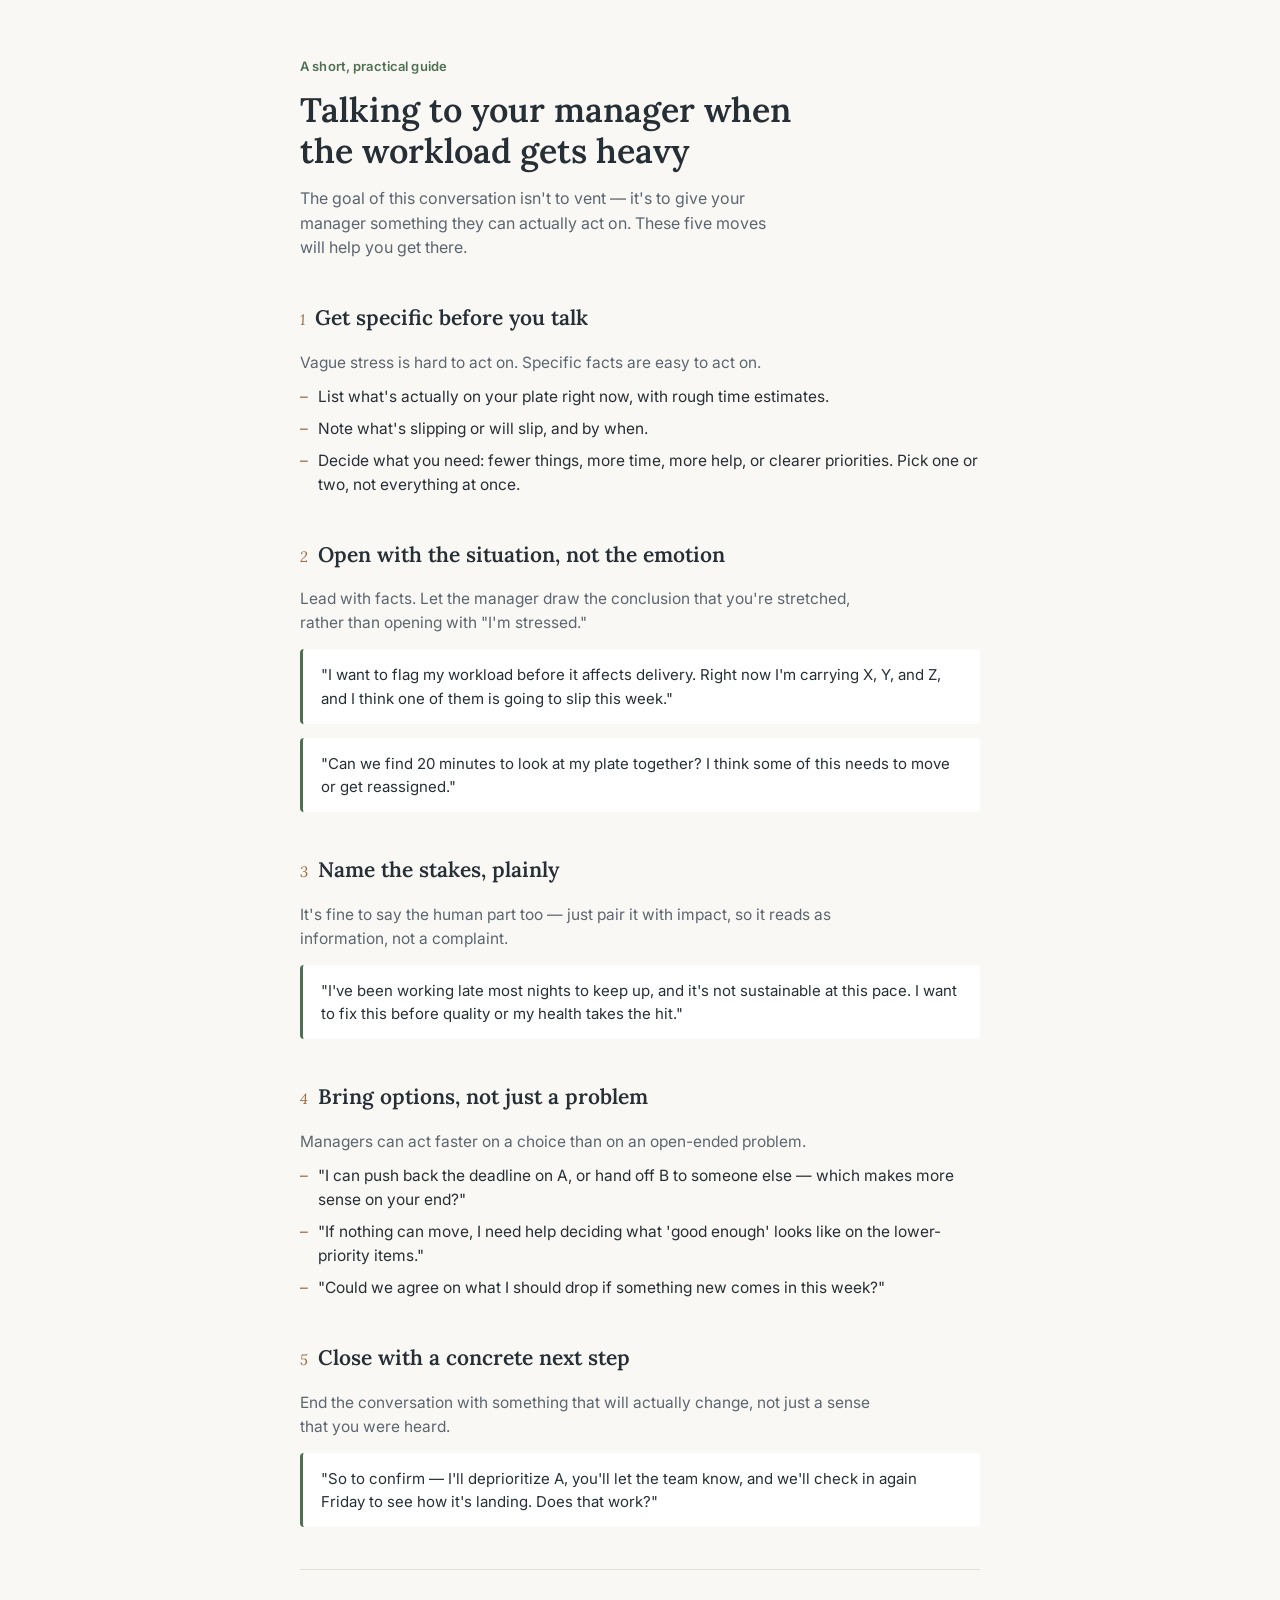
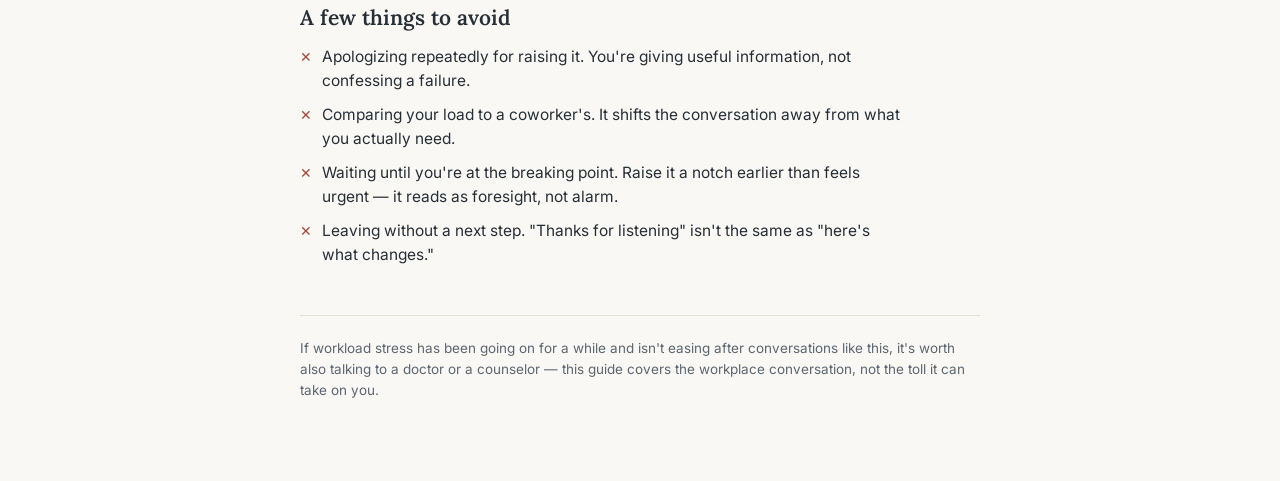
<file: Talking to Your Manager About Workload.html>
<!DOCTYPE html>
<html lang="en">
<head>
<meta charset="UTF-8">
<meta name="viewport" content="width=device-width, initial-scale=1, viewport-fit=cover">
<title>Talking to Your Manager About Workload</title>
<link rel="preconnect" href="https://fonts.googleapis.com">
<link rel="preconnect" href="https://fonts.gstatic.com" crossorigin>
<link href="https://fonts.googleapis.com/css2?family=Lora:ital,wght@0,500;0,600;1,500&family=Inter:wght@400;500;600&display=swap" rel="stylesheet">
<style>
  :root {
    --bg: #FAF8F4;
    --surface: #FFFFFF;
    --ink: #262F36;
    --ink-soft: #5B6670;
    --accent: #4F6F52;
    --accent-soft: #E7EEE6;
    --rule: #E4DFD4;
    --warm: #9C6B43;
    box-sizing: border-box;
    padding-top: env(safe-area-inset-top, 0px);
    padding-bottom: env(safe-area-inset-bottom, 0px);
  }
  html { scroll-padding-top: env(safe-area-inset-top, 0px); }

  @media (prefers-color-scheme: dark) {
    :root:not([data-theme="light"]) {
      --bg: #1B1F22;
      --surface: #23282B;
      --ink: #EDEAE2;
      --ink-soft: #A9AFA9;
      --accent: #8FB692;
      --accent-soft: #2B332C;
      --rule: #343B3C;
      --warm: #C9986A;
    }
  }
  :root[data-theme="dark"] {
    --bg: #1B1F22;
    --surface: #23282B;
    --ink: #EDEAE2;
    --ink-soft: #A9AFA9;
    --accent: #8FB692;
    --accent-soft: #2B332C;
    --rule: #343B3C;
    --warm: #C9986A;
  }

  * { margin: 0; padding: 0; }
  body {
    background: var(--bg);
    color: var(--ink);
    font-family: 'Inter', system-ui, -apple-system, sans-serif;
    line-height: 1.55;
    -webkit-font-smoothing: antialiased;
  }

  .page {
    max-width: 680px;
    margin: 0 auto;
    padding: 56px 28px 80px;
  }

  header.top {
    margin-bottom: 40px;
  }

  .eyebrow {
    font-size: 13px;
    color: var(--accent);
    font-weight: 600;
    letter-spacing: 0.01em;
    margin-bottom: 14px;
  }

  h1 {
    font-family: 'Lora', Georgia, serif;
    font-weight: 600;
    font-size: 34px;
    line-height: 1.2;
    color: var(--ink);
    max-width: 520px;
  }

  .sub {
    margin-top: 14px;
    font-size: 16px;
    color: var(--ink-soft);
    max-width: 480px;
  }

  section {
    margin-top: 42px;
  }

  .num {
    display: inline-flex;
    align-items: baseline;
    gap: 10px;
    margin-bottom: 10px;
  }

  .num .n {
    font-family: 'Lora', Georgia, serif;
    font-style: italic;
    color: var(--warm);
    font-size: 15px;
  }

  h2 {
    font-family: 'Lora', Georgia, serif;
    font-weight: 600;
    font-size: 21px;
    color: var(--ink);
  }

  p {
    font-size: 15.5px;
    color: var(--ink);
    max-width: 580px;
  }

  p + p { margin-top: 10px; }

  .lede {
    color: var(--ink-soft);
    margin-top: 6px;
  }

  .script {
    background: var(--surface);
    border-left: 3px solid var(--accent);
    border-radius: 4px;
    padding: 14px 18px;
    margin: 14px 0;
    font-size: 15px;
    color: var(--ink);
  }

  .script + .script { margin-top: 10px; }

  ul.plain {
    margin-top: 10px;
    padding-left: 0;
    list-style: none;
  }
  ul.plain li {
    font-size: 15.5px;
    color: var(--ink);
    padding-left: 18px;
    position: relative;
    margin-top: 8px;
  }
  ul.plain li::before {
    content: "–";
    position: absolute;
    left: 0;
    color: var(--warm);
  }

  .avoid {
    display: flex;
    gap: 10px;
    margin-top: 10px;
    align-items: baseline;
  }
  .avoid .x { color: #A14A3A; font-size: 14px; }
  .avoid p { margin: 0; }

  .divider {
    border: none;
    border-top: 1px solid var(--rule);
    margin-top: 42px;
  }

  footer {
    margin-top: 48px;
    padding-top: 22px;
    border-top: 1px solid var(--rule);
    font-size: 13.5px;
    color: var(--ink-soft);
  }

  @media (max-width: 480px) {
    .page { padding: 40px 20px 60px; }
    h1 { font-size: 28px; }
  }
</style>
</head>
<body>
<div class="page">

  <header class="top">
    <div class="eyebrow">A short, practical guide</div>
    <h1>Talking to your manager when the workload gets heavy</h1>
    <p class="sub">The goal of this conversation isn't to vent — it's to give your manager something they can actually act on. These five moves will help you get there.</p>
  </header>

  <section>
    <div class="num"><span class="n">1</span><h2>Get specific before you talk</h2></div>
    <p class="lede">Vague stress is hard to act on. Specific facts are easy to act on.</p>
    <ul class="plain">
      <li>List what's actually on your plate right now, with rough time estimates.</li>
      <li>Note what's slipping or will slip, and by when.</li>
      <li>Decide what you need: fewer things, more time, more help, or clearer priorities. Pick one or two, not everything at once.</li>
    </ul>
  </section>

  <section>
    <div class="num"><span class="n">2</span><h2>Open with the situation, not the emotion</h2></div>
    <p class="lede">Lead with facts. Let the manager draw the conclusion that you're stretched, rather than opening with "I'm stressed."</p>
    <div class="script">"I want to flag my workload before it affects delivery. Right now I'm carrying X, Y, and Z, and I think one of them is going to slip this week."</div>
    <div class="script">"Can we find 20 minutes to look at my plate together? I think some of this needs to move or get reassigned."</div>
  </section>

  <section>
    <div class="num"><span class="n">3</span><h2>Name the stakes, plainly</h2></div>
    <p class="lede">It's fine to say the human part too — just pair it with impact, so it reads as information, not a complaint.</p>
    <div class="script">"I've been working late most nights to keep up, and it's not sustainable at this pace. I want to fix this before quality or my health takes the hit."</div>
  </section>

  <section>
    <div class="num"><span class="n">4</span><h2>Bring options, not just a problem</h2></div>
    <p class="lede">Managers can act faster on a choice than on an open-ended problem.</p>
    <ul class="plain">
      <li>"I can push back the deadline on A, or hand off B to someone else — which makes more sense on your end?"</li>
      <li>"If nothing can move, I need help deciding what 'good enough' looks like on the lower-priority items."</li>
      <li>"Could we agree on what I should drop if something new comes in this week?"</li>
    </ul>
  </section>

  <section>
    <div class="num"><span class="n">5</span><h2>Close with a concrete next step</h2></div>
    <p class="lede">End the conversation with something that will actually change, not just a sense that you were heard.</p>
    <div class="script">"So to confirm — I'll deprioritize A, you'll let the team know, and we'll check in again Friday to see how it's landing. Does that work?"</div>
  </section>

  <hr class="divider">

  <section style="margin-top:32px;">
    <h2>A few things to avoid</h2>
    <div class="avoid"><span class="x">✕</span><p>Apologizing repeatedly for raising it. You're giving useful information, not confessing a failure.</p></div>
    <div class="avoid"><span class="x">✕</span><p>Comparing your load to a coworker's. It shifts the conversation away from what you actually need.</p></div>
    <div class="avoid"><span class="x">✕</span><p>Waiting until you're at the breaking point. Raise it a notch earlier than feels urgent — it reads as foresight, not alarm.</p></div>
    <div class="avoid"><span class="x">✕</span><p>Leaving without a next step. "Thanks for listening" isn't the same as "here's what changes."</p></div>
  </section>

  <footer>
    If workload stress has been going on for a while and isn't easing after conversations like this, it's worth also talking to a doctor or a counselor — this guide covers the workplace conversation, not the toll it can take on you.
  </footer>

</div>
</body>
</html>
</file>
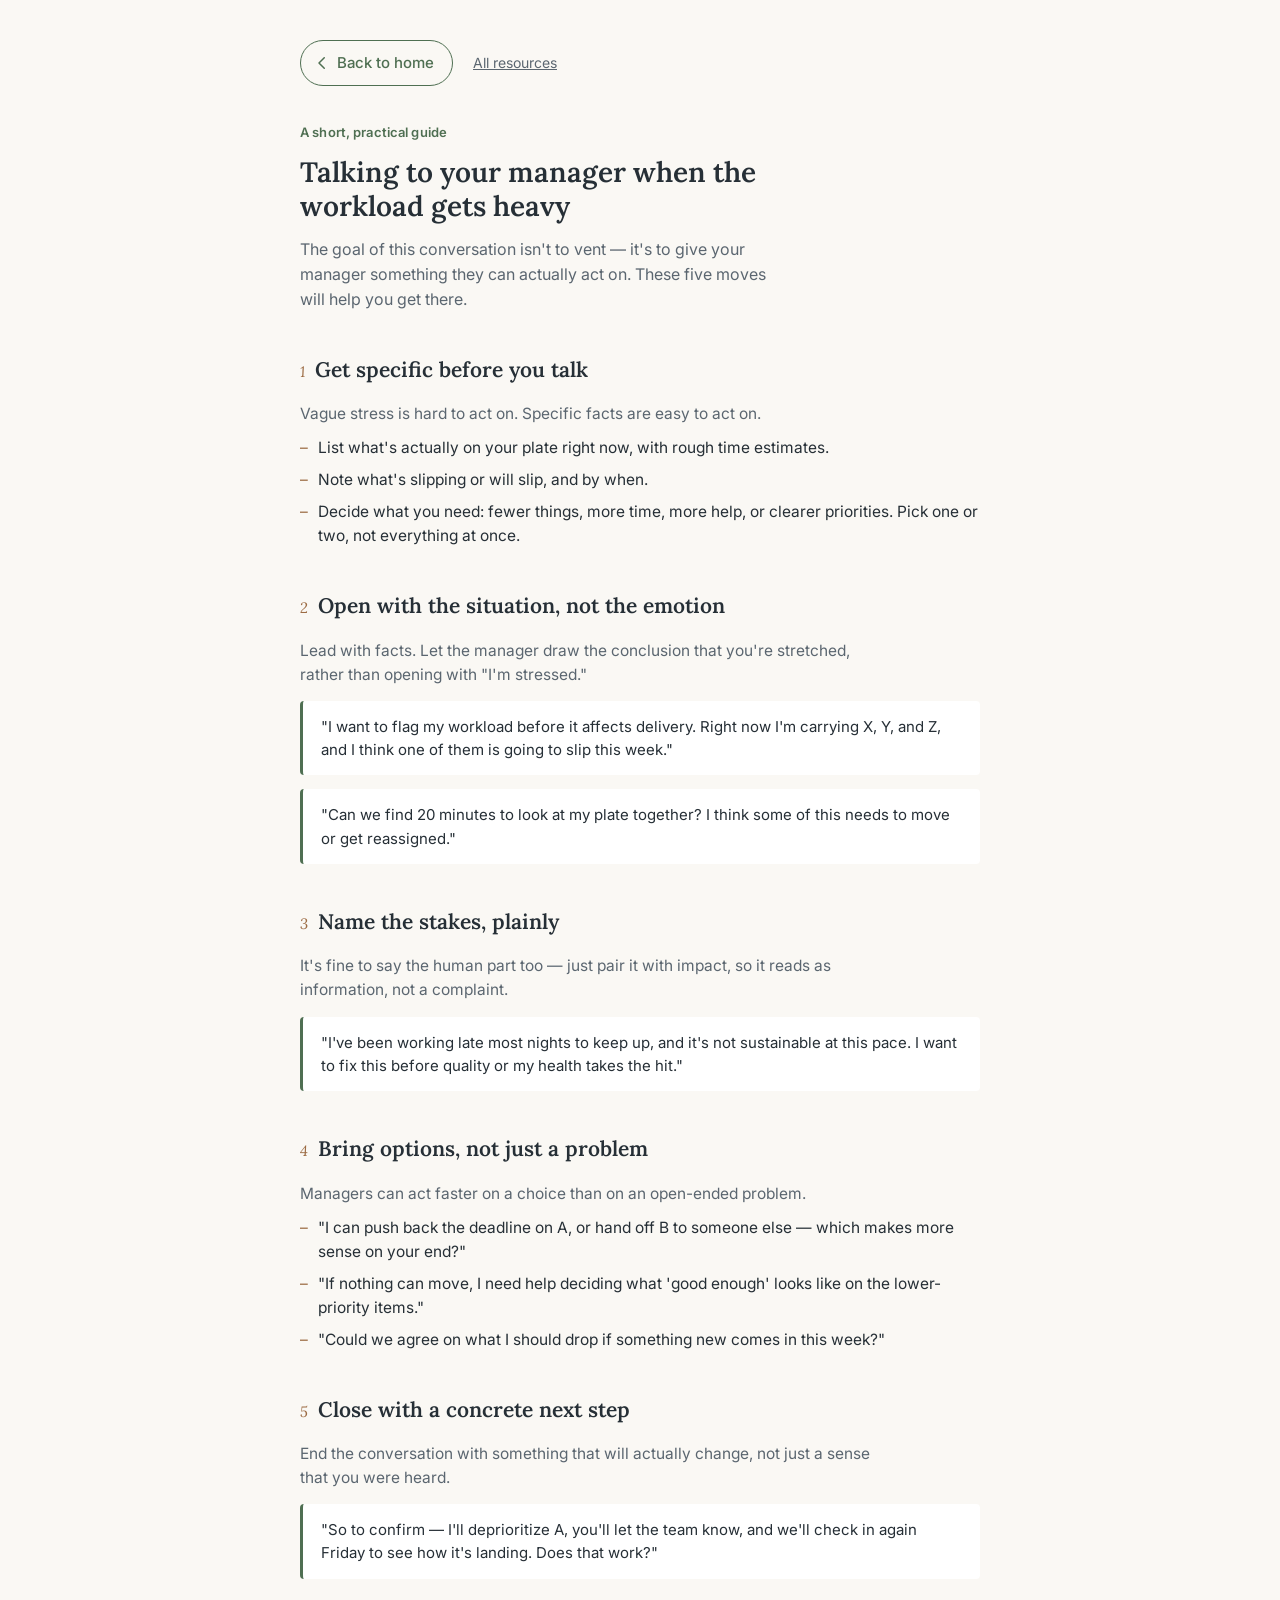
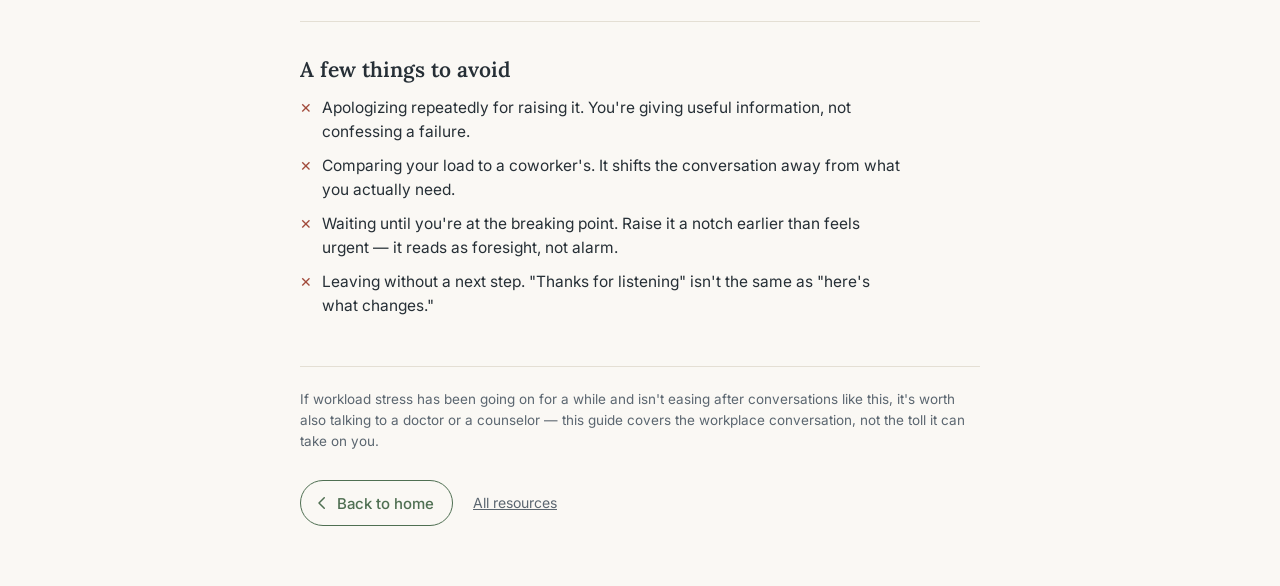
<file: talking-to-your-manager.html>
<!DOCTYPE html>
<html lang="en">
<head>
<meta charset="UTF-8">
<meta name="viewport" content="width=device-width, initial-scale=1, viewport-fit=cover">
<title>Talking to Your Manager About Workload | Worry Free Mind</title>
<link rel="preconnect" href="https://fonts.googleapis.com">
<link rel="preconnect" href="https://fonts.gstatic.com" crossorigin>
<link href="https://fonts.googleapis.com/css2?family=Lora:ital,wght@0,500;0,600;1,500&family=Inter:wght@400;500;600&display=swap" rel="stylesheet">
<style>
  :root {
    --bg: #FAF8F4;
    --surface: #FFFFFF;
    --ink: #262F36;
    --ink-soft: #5B6670;
    --accent: #4F6F52;
    --accent-soft: #E7EEE6;
    --rule: #E4DFD4;
    --warm: #9C6B43;
    box-sizing: border-box;
    padding-top: env(safe-area-inset-top, 0px);
    padding-bottom: env(safe-area-inset-bottom, 0px);
  }
  html { scroll-padding-top: env(safe-area-inset-top, 0px); }

  @media (prefers-color-scheme: dark) {
    :root:not([data-theme="light"]) {
      --bg: #1B1F22;
      --surface: #23282B;
      --ink: #EDEAE2;
      --ink-soft: #A9AFA9;
      --accent: #8FB692;
      --accent-soft: #2B332C;
      --rule: #343B3C;
      --warm: #C9986A;
    }
  }
  :root[data-theme="dark"] {
    --bg: #1B1F22;
    --surface: #23282B;
    --ink: #EDEAE2;
    --ink-soft: #A9AFA9;
    --accent: #8FB692;
    --accent-soft: #2B332C;
    --rule: #343B3C;
    --warm: #C9986A;
  }

  * { margin: 0; padding: 0; }
  body {
    background: var(--bg);
    color: var(--ink);
    font-family: 'Inter', system-ui, -apple-system, sans-serif;
    line-height: 1.55;
    -webkit-font-smoothing: antialiased;
  }

  .page {
    max-width: 680px;
    margin: 0 auto;
    padding: 56px 28px 80px;
  }

  header.top {
    margin-bottom: 40px;
  }

  .eyebrow {
    font-size: 13px;
    color: var(--accent);
    font-weight: 600;
    letter-spacing: 0.01em;
    margin-bottom: 14px;
  }

  h1 {
    font-family: 'Lora', Georgia, serif;
    font-weight: 600;
    font-size: 34px;
    line-height: 1.2;
    color: var(--ink);
    max-width: 520px;
  }

  .sub {
    margin-top: 14px;
    font-size: 16px;
    color: var(--ink-soft);
    max-width: 480px;
  }

  section {
    margin-top: 42px;
  }

  .num {
    display: inline-flex;
    align-items: baseline;
    gap: 10px;
    margin-bottom: 10px;
  }

  .num .n {
    font-family: 'Lora', Georgia, serif;
    font-style: italic;
    color: var(--warm);
    font-size: 15px;
  }

  h2 {
    font-family: 'Lora', Georgia, serif;
    font-weight: 600;
    font-size: 21px;
    color: var(--ink);
  }

  p {
    font-size: 15.5px;
    color: var(--ink);
    max-width: 580px;
  }

  p + p { margin-top: 10px; }

  .lede {
    color: var(--ink-soft);
    margin-top: 6px;
  }

  .script {
    background: var(--surface);
    border-left: 3px solid var(--accent);
    border-radius: 4px;
    padding: 14px 18px;
    margin: 14px 0;
    font-size: 15px;
    color: var(--ink);
  }

  .script + .script { margin-top: 10px; }

  ul.plain {
    margin-top: 10px;
    padding-left: 0;
    list-style: none;
  }
  ul.plain li {
    font-size: 15.5px;
    color: var(--ink);
    padding-left: 18px;
    position: relative;
    margin-top: 8px;
  }
  ul.plain li::before {
    content: "–";
    position: absolute;
    left: 0;
    color: var(--warm);
  }

  .avoid {
    display: flex;
    gap: 10px;
    margin-top: 10px;
    align-items: baseline;
  }
  .avoid .x { color: #A14A3A; font-size: 14px; }
  .avoid p { margin: 0; }

  .divider {
    border: none;
    border-top: 1px solid var(--rule);
    margin-top: 42px;
  }

  footer {
    margin-top: 48px;
    padding-top: 22px;
    border-top: 1px solid var(--rule);
    font-size: 13.5px;
    color: var(--ink-soft);
  }

  /* Navigation back to the Worry Free Mind site */
  .backbar {
    display: flex;
    flex-wrap: wrap;
    gap: 8px 20px;
    align-items: center;
    margin-bottom: 36px;
  }
  .back-home {
    display: inline-flex;
    align-items: center;
    gap: 6px;
    min-height: 44px;
    padding: 0 18px 0 12px;
    border: 1px solid var(--accent);
    border-radius: 999px;
    color: var(--accent);
    font-weight: 500;
    font-size: 15px;
    text-decoration: none;
  }
  .back-home:hover { background: var(--accent-soft); }
  .backbar .crumb { color: var(--ink-soft); font-size: 14px; }
  .backbar .crumb:hover { color: var(--ink); }
  .back-home:focus-visible, .backbar .crumb:focus-visible { outline: 3px solid var(--accent); outline-offset: 3px; }
  .bottom-nav { margin-top: 28px; margin-bottom: 0; }


    .page { padding: 40px 20px 60px; }
    h1 { font-size: 28px; }
  }
</style>
</head>
<body>
<div class="page">

  <nav class="backbar" aria-label="Site">
    <a class="back-home" href="index.html">
      <svg viewBox="0 0 24 24" width="18" height="18" aria-hidden="true"><path d="M15 5l-7 7 7 7" stroke="currentColor" stroke-width="2" fill="none" stroke-linecap="round" stroke-linejoin="round"/></svg>
      Back to home
    </a>
    <a class="crumb" href="resources.html">All resources</a>
  </nav>

  <header class="top">
    <div class="eyebrow">A short, practical guide</div>
    <h1>Talking to your manager when the workload gets heavy</h1>
    <p class="sub">The goal of this conversation isn't to vent — it's to give your manager something they can actually act on. These five moves will help you get there.</p>
  </header>

  <section>
    <div class="num"><span class="n">1</span><h2>Get specific before you talk</h2></div>
    <p class="lede">Vague stress is hard to act on. Specific facts are easy to act on.</p>
    <ul class="plain">
      <li>List what's actually on your plate right now, with rough time estimates.</li>
      <li>Note what's slipping or will slip, and by when.</li>
      <li>Decide what you need: fewer things, more time, more help, or clearer priorities. Pick one or two, not everything at once.</li>
    </ul>
  </section>

  <section>
    <div class="num"><span class="n">2</span><h2>Open with the situation, not the emotion</h2></div>
    <p class="lede">Lead with facts. Let the manager draw the conclusion that you're stretched, rather than opening with "I'm stressed."</p>
    <div class="script">"I want to flag my workload before it affects delivery. Right now I'm carrying X, Y, and Z, and I think one of them is going to slip this week."</div>
    <div class="script">"Can we find 20 minutes to look at my plate together? I think some of this needs to move or get reassigned."</div>
  </section>

  <section>
    <div class="num"><span class="n">3</span><h2>Name the stakes, plainly</h2></div>
    <p class="lede">It's fine to say the human part too — just pair it with impact, so it reads as information, not a complaint.</p>
    <div class="script">"I've been working late most nights to keep up, and it's not sustainable at this pace. I want to fix this before quality or my health takes the hit."</div>
  </section>

  <section>
    <div class="num"><span class="n">4</span><h2>Bring options, not just a problem</h2></div>
    <p class="lede">Managers can act faster on a choice than on an open-ended problem.</p>
    <ul class="plain">
      <li>"I can push back the deadline on A, or hand off B to someone else — which makes more sense on your end?"</li>
      <li>"If nothing can move, I need help deciding what 'good enough' looks like on the lower-priority items."</li>
      <li>"Could we agree on what I should drop if something new comes in this week?"</li>
    </ul>
  </section>

  <section>
    <div class="num"><span class="n">5</span><h2>Close with a concrete next step</h2></div>
    <p class="lede">End the conversation with something that will actually change, not just a sense that you were heard.</p>
    <div class="script">"So to confirm — I'll deprioritize A, you'll let the team know, and we'll check in again Friday to see how it's landing. Does that work?"</div>
  </section>

  <hr class="divider">

  <section style="margin-top:32px;">
    <h2>A few things to avoid</h2>
    <div class="avoid"><span class="x">✕</span><p>Apologizing repeatedly for raising it. You're giving useful information, not confessing a failure.</p></div>
    <div class="avoid"><span class="x">✕</span><p>Comparing your load to a coworker's. It shifts the conversation away from what you actually need.</p></div>
    <div class="avoid"><span class="x">✕</span><p>Waiting until you're at the breaking point. Raise it a notch earlier than feels urgent — it reads as foresight, not alarm.</p></div>
    <div class="avoid"><span class="x">✕</span><p>Leaving without a next step. "Thanks for listening" isn't the same as "here's what changes."</p></div>
  </section>

  <footer>
    If workload stress has been going on for a while and isn't easing after conversations like this, it's worth also talking to a doctor or a counselor — this guide covers the workplace conversation, not the toll it can take on you.
  </footer>

  <nav class="backbar bottom-nav" aria-label="Site (bottom)">
    <a class="back-home" href="index.html">
      <svg viewBox="0 0 24 24" width="18" height="18" aria-hidden="true"><path d="M15 5l-7 7 7 7" stroke="currentColor" stroke-width="2" fill="none" stroke-linecap="round" stroke-linejoin="round"/></svg>
      Back to home
    </a>
    <a class="crumb" href="resources.html">All resources</a>
  </nav>

</div>
</body>
</html>
</file>
<file: style.css>
/* style.css controls how the page LOOKS.
   Each rule is: selector { property: value; } */

/* Design tokens: change these to re-theme the whole site */
:root {
  --page: #e6edf6;        /* soft blue-grey behind the panels */
  --panel: #d3e2f4;        /* soft blue panels (was white) */
  --mist: #e2ebf7;        /* pale blue panel */
  --navy: #132d4c;        /* deep navy panel */
  --blue: #2a5f9e;        /* accents, checks, links */
  --sky: #74aee3;         /* small status dots, accents on navy */
  --forest: #1e3b2c;      /* dark green panel (For young adults) */
  --ink: #13202f;         /* main text */
  --ink-soft: #4b5a6c;    /* secondary text */
  --on-dark: #eaf1fa;
  --on-dark-soft: #aec2da;
  --line: rgba(19, 32, 47, 0.12);
  --line-dark: rgba(234, 241, 250, 0.16);

  --font-head: "Outfit", system-ui, sans-serif;
  --font-body: "Work Sans", system-ui, sans-serif;

  --radius-panel: 28px;
  --radius-photo: 20px;
  --radius-small: 12px;
  --gap: clamp(12px, 2vw, 20px);
  --pad: clamp(24px, 5vw, 64px);
}

* { box-sizing: border-box; }

html { scroll-behavior: smooth; }
@media (prefers-reduced-motion: reduce) {
  html { scroll-behavior: auto; }
}

body {
  margin: 0;
  padding: var(--gap);
  background: var(--page);
  color: var(--ink);
  font-family: var(--font-body);
  font-size: 1rem;
  line-height: 1.6;
}

h1, h2, h3 {
  font-family: var(--font-head);
  font-weight: 400;
  line-height: 1.15;
  text-wrap: balance;  /* even line breaks in headings */
  margin: 0;
}

h2 { font-size: clamp(1.8rem, 3.5vw, 2.6rem); font-weight: 300; }
h3 { font-size: 1.15rem; font-weight: 500; }
p { margin: 0; }

a { color: inherit; }
:focus-visible { outline: 3px solid var(--blue); outline-offset: 3px; border-radius: 6px; }

.skip-link {
  position: absolute;
  left: -999px;
  top: 8px;
  background: var(--mist);
  padding: 8px 14px;
  border-radius: 8px;
  z-index: 10;
}
.skip-link:focus { left: 16px; }

/* ---------- Panels: the big rounded blocks ---------- */
.panel {
  max-width: 1240px;
  margin: 0 auto var(--gap);
  padding: var(--pad);
  border-radius: var(--radius-panel);
  background: var(--panel);
  position: relative;
  overflow: hidden;
}
.panel-mist { background: var(--mist); }
.panel-navy { background: var(--navy); color: var(--on-dark); }
/* dark green panel: reuses the navy panel rules with green-tinted accents */
.panel-green {
  background: var(--forest);
  color: var(--on-dark);
  --on-dark-soft: #b7cbbd;
  --sky: #8fd1a8;
}
.panel-navy :focus-visible, .panel-green :focus-visible, .hero :focus-visible, .cta :focus-visible { outline-color: var(--sky); }

.center { text-align: center; }
.section-intro {
  color: var(--ink-soft);
  margin-top: 12px;
  max-width: 34rem;
}
.section-intro.center { margin-inline: auto; }
.panel-navy .section-intro, .panel-green .section-intro { color: var(--on-dark-soft); }
/* small label after a heading, e.g. "(Coming soon!)" */
.coming-soon {
  display: inline-block;
  font-family: var(--font-body);
  font-size: max(0.42em, 0.9rem);
  font-weight: 500;
  vertical-align: middle;
  color: var(--sky);
  white-space: nowrap;
}

/* ---------- Buttons ---------- */
.btn {
  display: inline-flex;
  align-items: center;
  min-height: 44px;
  padding: 0 20px;
  border-radius: 999px;
  font-weight: 500;
  font-size: 0.95rem;
  text-decoration: none;
  cursor: pointer;
  transition: background-color 200ms ease, color 200ms ease;
}
.btn-light { background: var(--mist); color: var(--ink); }
.btn-light:hover { background: var(--panel); }

/* ---------- Photos ----------
   Each photo spot shows a .jpg that sits next to index.html. To swap a photo,
   upload a new file with the same name. background-size: cover crops it neatly,
   and background-position chooses which part stays in view. The
   background-color shows while the photo loads. */
.photo {
  background-size: cover;
  background-position: center;
  border-radius: var(--radius-photo);
}
.photo-hero {
  position: absolute;
  inset: 0;
  border-radius: 0;
  background-color: #8fb6dc;
}
/* Hero slideshow: photos stack on top of each other and crossfade */
.hero-slide {
  position: absolute;
  inset: 0;
  background-size: cover;
  background-position: center 60%;
  opacity: 0;
  transition: opacity 1.6s ease-in-out;
}
.hero-slide.is-active { opacity: 1; }
/* very bright photos: dim slightly so white text stays readable */
.hero-slide-bright { filter: brightness(0.72) saturate(1.05); }
@media (prefers-reduced-motion: reduce) {
  .hero-slide { transition: none; }
}

.slideshow-toggle {
  position: absolute;
  right: clamp(16px, 3vw, 28px);
  bottom: clamp(16px, 3vw, 28px);
  z-index: 2;
  display: inline-flex;
  align-items: center;
  justify-content: center;
  width: 44px;
  height: 44px;
  border: 1px solid rgba(234, 241, 250, 0.55);
  border-radius: 50%;
  background: rgba(12, 26, 46, 0.35);
  color: #ffffff;
  cursor: pointer;
}
.slideshow-toggle[hidden] { display: none; }
.slideshow-toggle:hover { background: rgba(12, 26, 46, 0.55); }
.slideshow-toggle .icon-play,
.slideshow-toggle[aria-pressed="true"] .icon-pause { display: none; }
.slideshow-toggle[aria-pressed="true"] .icon-play { display: block; }
.slideshow-label {
  position: absolute; width: 1px; height: 1px; overflow: hidden;
  clip: rect(0 0 0 0); white-space: nowrap;
}
.photo-work {
  aspect-ratio: 4 / 3.4;
  background-color: #5b86b8;
  background-image: url("work.jpg");
  background-position: center 40%;
}
.photo-young {
  aspect-ratio: 4 / 3.6;
  background-color: #3a6aa3;
  background-image: url("young.jpg");
  background-position: center;
}
.photo-cta {
  position: absolute;
  inset: 0;
  border-radius: 0;
  background-color: #2b4f7c;
  background-image: url("contact.jpg");
  background-position: center;
}

/* ---------- Hero ---------- */
.hero {
  min-height: min(88vh, 760px);
  display: flex;
  flex-direction: column;
  justify-content: space-between;
  padding: clamp(20px, 3vw, 32px) var(--pad) var(--pad);
  color: #ffffff;
}
/* darken the bottom so white text stays readable on any photo */
.hero::after {
  content: "";
  position: absolute;
  inset: 0;
  background: linear-gradient(180deg, rgba(12, 26, 46, 0.45) 0%, transparent 28%, rgba(12, 26, 46, 0.62) 100%);
}
.hero > *:not(.photo) { position: relative; z-index: 1; }
.hero > .slideshow-toggle { position: absolute; z-index: 2; }  /* stays in the corner */

.nav {
  display: flex;
  align-items: center;
  justify-content: space-between;
  gap: 16px;
}
.logo {
  display: inline-flex;
  align-items: center;
  gap: 8px;
  font-family: var(--font-head);
  font-size: 1.35rem;
  font-weight: 500;
  text-decoration: none;
}
.nav-links {
  list-style: none;
  margin: 0;
  padding: 0;
  display: flex;
  align-items: center;
  gap: 4px;
}
.nav-links a:not(.btn) {
  display: inline-flex;
  align-items: center;
  min-height: 44px;
  padding: 0 12px;
  text-decoration: none;
  font-size: 0.95rem;
  opacity: 0.92;
}
.nav-links a:not(.btn):hover { opacity: 1; text-decoration: underline; text-underline-offset: 4px; }
.nav-links .btn { margin-left: 8px; }

.menu-toggle {
  display: none;
  min-height: 44px;
  padding: 0 18px;
  border: 1px solid rgba(255, 255, 255, 0.6);
  border-radius: 999px;
  background: transparent;
  color: inherit;
  font: inherit;
  cursor: pointer;
}

.hero-content {
  display: grid;
  grid-template-columns: 1.3fr 1fr;
  align-items: end;
  gap: 32px;
  margin-top: 120px;
}
.hero h1 {
  font-size: clamp(2.4rem, 5.5vw, 4.4rem);
  font-weight: 300;
  max-width: 18ch;
  letter-spacing: -0.01em;
}
.hero-side {
  max-width: 22rem;
  justify-self: end;
  display: grid;
  gap: 20px;
  justify-items: start;
}

/* ---------- Sub page header (Resources, Team) ---------- */
.page-header {
  background: var(--navy);
  color: var(--on-dark);
  padding: clamp(20px, 3vw, 32px) var(--pad) var(--pad);
}
.page-header :focus-visible { outline-color: var(--sky); }
.page-header-content {
  margin-top: clamp(40px, 7vw, 88px);
  display: grid;
  gap: 16px;
  justify-items: start;
}
.page-header h1 {
  font-size: clamp(2.2rem, 5vw, 3.6rem);
  font-weight: 300;
}
.page-header p { color: var(--on-dark-soft); max-width: 34rem; }

/* "Back to home" button: outlined so it doesn't compete with Contact us */
.btn-back {
  gap: 6px;
  padding: 0 18px 0 12px;
  border: 1px solid rgba(234, 241, 250, 0.45);
  color: var(--on-dark);
}
.btn-back:hover { background: rgba(234, 241, 250, 0.12); }

/* marks the page you're on in the menu */
.nav-links a[aria-current="page"] {
  opacity: 1;
  text-decoration: underline;
  text-underline-offset: 6px;
  text-decoration-thickness: 2px;
}

/* ---------- Exercise page (five-minute-reset.html) ---------- */
.visually-hidden {
  position: absolute; width: 1px; height: 1px; overflow: hidden;
  clip: rect(0 0 0 0); white-space: nowrap;
}
.eyebrow-dark { color: var(--sky); font-weight: 500; font-size: 0.95rem; }
.steps {
  list-style: none;
  margin: 0;
  padding: 0;
  display: grid;
  gap: var(--gap);
  max-width: 46rem;
}
.step {
  background: var(--panel);
  border-radius: var(--radius-photo);
  padding: clamp(20px, 3vw, 28px);
  display: grid;
  gap: 10px;
}
.step p { max-width: 38rem; }
.step-time {
  display: flex;
  gap: 10px;
  align-items: baseline;
  color: var(--blue);
  font-weight: 500;
  font-size: 0.9rem;
}
.step-time span { color: var(--ink-soft); font-weight: 400; }
.step h3 { font-size: 1.35rem; font-weight: 400; }
.breath {
  display: flex;
  flex-wrap: wrap;
  gap: 8px;
}
.breath span {
  background: var(--mist);
  border-radius: 999px;
  padding: 6px 14px;
  font-size: 0.95rem;
}
.breath strong { font-family: var(--font-head); font-weight: 500; margin-right: 4px; }
.senses { margin: 0; padding-left: 0; list-style: none; display: grid; gap: 6px; }
.senses strong {
  display: inline-grid;
  place-items: center;
  width: 1.8em;
  height: 1.8em;
  margin-right: 8px;
  border-radius: 50%;
  background: var(--blue);
  color: var(--on-dark);
  font-family: var(--font-head);
  font-weight: 500;
}
.notes {
  margin-top: 32px;
  max-width: 46rem;
  display: grid;
  gap: 8px;
  color: var(--ink-soft);
}
.notes h3 { color: var(--ink); }
.page-end-nav {
  margin-top: 32px;
  display: flex;
  flex-wrap: wrap;
  gap: 12px 24px;
  align-items: center;
}
.btn-solid { background: var(--navy); color: var(--on-dark); }
.btn-solid:hover { background: var(--blue); }
.text-link { color: var(--blue); font-weight: 500; text-underline-offset: 4px; }

/* ---------- About ---------- */
.lead {
  font-size: clamp(1.4rem, 2.6vw, 2rem);
  font-weight: 300;
  max-width: 30ch;
  line-height: 1.3;
}
.pillars {
  list-style: none;
  padding: 0;
  margin: clamp(40px, 6vw, 72px) 0 0;
  display: grid;
  grid-template-columns: repeat(3, 1fr);
  gap: 32px;
}
.pillars li { border-top: 1px solid var(--line); padding-top: 20px; }
.pillars p { color: var(--ink-soft); margin-top: 8px; font-size: 0.95rem; }

/* ---------- Split sections (For work / For young adults) ---------- */
.split {
  display: grid;
  grid-template-columns: 1.1fr 1fr;
  gap: clamp(32px, 5vw, 72px);
  align-items: center;
}
.split-reverse { grid-template-columns: 1fr 1.1fr; }

.checklist { margin-top: 32px; }
.checklist details { border-top: 1px solid var(--line); }
.checklist details:last-child { border-bottom: 1px solid var(--line); }
.panel-navy .checklist details, .panel-green .checklist details { border-color: var(--line-dark); }

.checklist summary {
  list-style: none;
  display: flex;
  align-items: center;
  gap: 12px;
  min-height: 56px;
  cursor: pointer;
  font-weight: 500;
}
.checklist summary::-webkit-details-marker { display: none; }
/* check mark, drawn with CSS borders */
.checklist summary::before {
  content: "";
  flex: none;
  width: 6px;
  height: 11px;
  margin: 0 6px 4px 4px;
  border: solid var(--blue);
  border-width: 0 2px 2px 0;
  transform: rotate(45deg);
}
.panel-navy .checklist summary::before, .panel-green .checklist summary::before { border-color: var(--sky); }
.checklist details:not([open]) summary { opacity: 0.6; }
.checklist details:not([open]) summary:hover { opacity: 0.9; }
.checklist details p {
  padding: 0 0 20px 28px;
  color: var(--ink-soft);
  font-size: 0.95rem;
  max-width: 34rem;
}
.panel-navy .checklist details p, .panel-green .checklist details p { color: var(--on-dark-soft); }

.photo-wrap { margin: 0; position: relative; }
.float-card {
  position: absolute;
  left: 20px;
  bottom: 20px;
  background: var(--mist);
  color: var(--ink);
  border-radius: var(--radius-small);
  padding: 12px 16px;
  display: grid;
  gap: 2px;
  min-width: 170px;
  box-shadow: 0 8px 24px rgba(12, 26, 46, 0.18);
}
.float-label {
  display: inline-flex;
  align-items: center;
  gap: 6px;
  font-size: 0.8rem;
  color: var(--ink-soft);
}
.float-card strong { font-family: var(--font-head); font-weight: 500; font-size: 1.15rem; }
.dot { width: 8px; height: 8px; border-radius: 50%; background: var(--sky); }

/* ---------- Resources ---------- */
.resource-grid {
  list-style: none;
  padding: 0;
  margin: 40px 0 0;
  display: grid;
  grid-template-columns: repeat(3, 1fr);
  gap: var(--gap);
}
.resource {
  background: #e8f0fa;
  border-radius: var(--radius-photo);
  padding: 24px;
  display: flex;
  flex-direction: column;
  gap: 10px;
}
.resource p { color: var(--ink-soft); font-size: 0.95rem; flex: 1; }
/* a card whose title is a link: the whole card is clickable */
.resource:has(.resource-link) { position: relative; transition: background-color 200ms ease; }
.resource:has(.resource-link):hover { background: var(--panel-hover, #f1f6fc); }
.resource-link { text-decoration: none; color: var(--blue); }
.resource-link::after { content: ""; position: absolute; inset: 0; border-radius: inherit; }
.resource-link:hover { text-decoration: underline; text-underline-offset: 4px; }
.resource-link:focus-visible { outline: none; }
.resource:has(.resource-link:focus-visible) { outline: 3px solid var(--blue); outline-offset: 3px; }
.tag {
  align-self: flex-start;
  font-size: 0.8rem;
  color: var(--blue);
  border: 1px solid currentColor;
  border-radius: 999px;
  padding: 2px 10px;
}
.crisis {
  margin-top: 32px;
  padding: 16px 20px;
  border-left: 3px solid var(--blue);
  background: #e8f0fa;
  border-radius: 0 var(--radius-small) var(--radius-small) 0;
  font-size: 0.95rem;
}
.crisis strong { margin-right: 4px; }
.crisis a { color: var(--blue); font-weight: 500; }

/* ---------- Team ---------- */
.team-grid {
  list-style: none;
  padding: 0;
  margin: 40px auto 0;
  max-width: 900px;
  display: grid;
  grid-template-columns: repeat(3, 1fr);
  gap: 32px;
  text-align: center;
}
.person { display: grid; justify-items: center; gap: 4px; }
.avatar {
  width: 112px;
  height: 112px;
  border-radius: 50%;
  object-fit: cover;
  margin-bottom: 12px;
}
.avatar-empty {
  background: var(--panel);
  border: 1px dashed rgba(19, 32, 47, 0.3);
}

/* ---------- Contact (photo call-to-action) ---------- */
.cta {
  min-height: 420px;
  display: grid;
  place-items: center;
  text-align: center;
  color: #ffffff;
}
.cta::after {
  content: "";
  position: absolute;
  inset: 0;
  background: rgba(12, 26, 46, 0.55);
}
.cta-content {
  position: relative;
  z-index: 1;
  display: grid;
  gap: 16px;
  justify-items: center;
  max-width: 30rem;
}
.cta-note { font-size: 0.9rem; opacity: 0.9; }

/* ---------- Footer ---------- */
.footer {
  max-width: 1240px;
  margin: 0 auto;
  padding: 40px var(--pad);
  background: var(--panel);
  border-radius: var(--radius-panel);
  display: grid;
  grid-template-columns: 1.5fr 1fr auto;
  gap: 24px;
  align-items: start;
}
.footer-brand p { color: var(--ink-soft); font-size: 0.9rem; margin-top: 8px; max-width: 22rem; }
.footer-links { display: grid; gap: 2px; }
.footer-links a {
  text-decoration: none;
  color: var(--ink-soft);
  font-size: 0.95rem;
  padding: 4px 0;
}
.footer-links a:hover { color: var(--ink); text-decoration: underline; }
.copyright { color: var(--ink-soft); font-size: 0.85rem; }

/* ---------- Tablet and phone ---------- */
@media (max-width: 900px) {
  .menu-toggle { display: inline-flex; align-items: center; }
  .nav { flex-wrap: wrap; }
  .nav-links {
    display: none;
    flex-basis: 100%;
    flex-direction: column;
    align-items: stretch;
    background: var(--mist);
    color: var(--ink);
    border-radius: var(--radius-small);
    padding: 8px;
  }
  .nav-links.open { display: flex; }
  .nav-links .btn { margin: 8px 0 0; justify-content: center; background: var(--navy); color: var(--on-dark); }

  .hero-content,
  .split,
  .split-reverse { grid-template-columns: 1fr; }
  .hero-side { justify-self: start; }
  .split-reverse .photo-wrap { order: 2; }

  .pillars,
  .resource-grid { grid-template-columns: 1fr; }
  .footer { grid-template-columns: 1fr; }
}

@media (max-width: 560px) {
  .team-grid { grid-template-columns: 1fr; }
  .logo { font-size: 1.1rem; }
  .menu-toggle { padding: 0 14px; }
}

/* Sub pages: the grid is the first thing in its panel, so no top gap.
   Kept at the end so it wins over the .resource-grid and .team-grid margins. */
.resource-grid-top,
.team-grid-top { margin-top: 0; }
</file>
